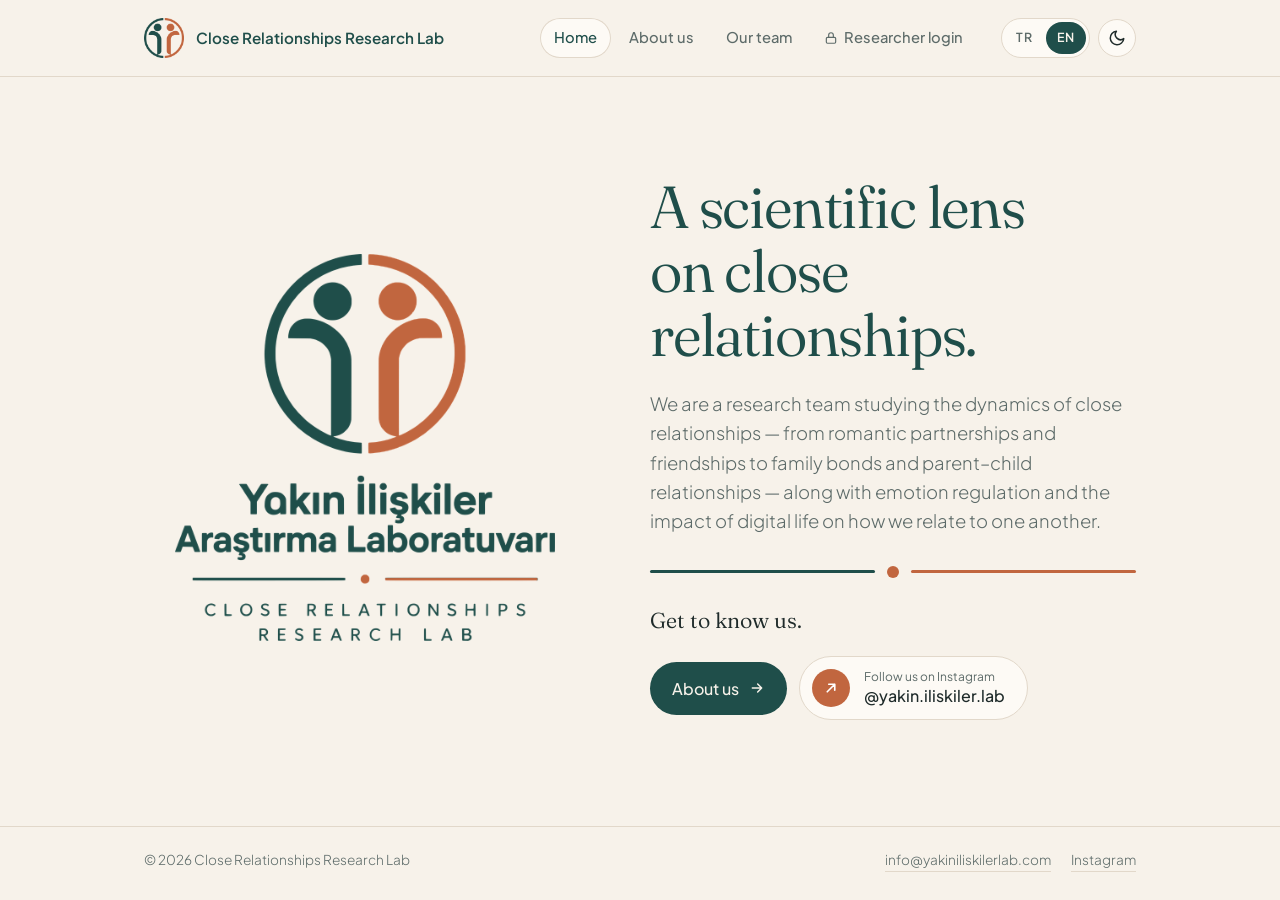
<file: index.html>
<!doctype html>
<html lang="tr"
  data-title-tr="Yakın İlişkiler Araştırma Laboratuvarı"
  data-title-en="Close Relationships Research Lab"
  data-desc-tr="Yakın İlişkiler Araştırma Laboratuvarı — romantik, arkadaşlık ve aile ilişkileri üzerine araştırmalar."
  data-desc-en="Close Relationships Research Lab — research on romantic, friendship and family relationships.">
<head>
<meta charset="utf-8">
<meta name="viewport" content="width=device-width, initial-scale=1">
<title>Yakın İlişkiler Araştırma Laboratuvarı</title>
<meta name="description" content="Yakın İlişkiler Araştırma Laboratuvarı — romantik, arkadaşlık ve aile ilişkileri üzerine araştırmalar.">
<meta name="theme-color" content="#f7f2ea">
<meta property="og:title" content="Yakın İlişkiler Araştırma Laboratuvarı · Close Relationships Research Lab">
<meta property="og:description" content="Yakın ilişkilere bilimsel bir bakış · A scientific lens on close relationships">
<meta property="og:type" content="website">
<meta property="og:url" content="https://yakiniliskilerlab.com/">
<meta property="og:image" content="https://yakiniliskilerlab.com/logo-light.png">
<link rel="canonical" href="https://yakiniliskilerlab.com/">

<!-- Ziyaret sayacı: Cloudflare Web Analytics (çerezsiz) -->
<script type="module" src="https://static.cloudflareinsights.com/beacon.min.js" data-cf-beacon='{"token": "48c4dcce47294892a5597a2c69c73c7a"}'></script>
<link rel="icon" type="image/png" href="favicon.png">
<link rel="apple-touch-icon" href="apple-touch-icon.png">

<!-- Dil ve tema, sayfa çizilmeden önce belirlenir (yanıp sönmeyi önler) -->
<script>
(function () {
  var d = document.documentElement, l, t;
  try { l = localStorage.getItem("lang"); t = localStorage.getItem("theme"); } catch (e) {}
  var q = new URLSearchParams(location.search).get("lang");
  if (q === "tr" || q === "en") l = q;
  if (l !== "tr" && l !== "en") l = /^tr/i.test(navigator.language || "tr") ? "tr" : "en";
  d.lang = l;
  if (t === "light" || t === "dark") d.setAttribute("data-theme", t);
})();
</script>

<link rel="preconnect" href="https://fonts.googleapis.com">
<link rel="preconnect" href="https://fonts.gstatic.com" crossorigin>
<link href="https://fonts.googleapis.com/css2?family=Fraunces:ital,opsz,wght@0,9..144,300..600;1,9..144,300..600&family=Plus+Jakarta+Sans:wght@300;400;500;600&display=swap" rel="stylesheet">
<link rel="stylesheet" href="site.css?v=2026-10-22">
<script src="site.js?v=2026-10-22" defer></script>
</head>
<body>

<header class="site-header">
  <div class="wrap">
    <a class="brand" href="./">
      <img class="logo-light" src="mark-light.png" alt="" width="40" height="40">
      <img class="logo-dark" src="mark-dark.png" alt="" width="40" height="40">
      <span class="brand-text">
        <span data-l="tr">Yakın İlişkiler Araştırma Laboratuvarı</span>
        <span data-l="en">Close Relationships Research Lab</span>
      </span>
    </a>

    <nav class="site-nav" aria-label="Menü">
      <a href="./" aria-current="page"><span data-l="tr">Ana Sayfa</span><span data-l="en">Home</span></a>
      <a href="hakkimizda"><span data-l="tr">Hakkımızda</span><span data-l="en">About us</span></a>
      <a href="ekibimiz"><span data-l="tr">Ekibimiz</span><span data-l="en">Our team</span></a>
      <a href="fikir-havuzu"><svg viewBox="0 0 24 24" width="14" height="14" fill="none" stroke="currentColor" stroke-width="2" stroke-linecap="round" stroke-linejoin="round" aria-hidden="true" style="vertical-align:-2px;margin-right:6px"><rect x="4" y="11" width="16" height="10" rx="2"/><path d="M8 11V7a4 4 0 0 1 8 0v4"/></svg><span data-l="tr">Araştırmacı Girişi</span><span data-l="en">Researcher login</span></a>
    </nav>

    <div class="controls">
      <div class="lang-switch" role="group" aria-label="Dil / Language">
        <button type="button" data-set-lang="tr" aria-pressed="true">TR</button>
        <button type="button" data-set-lang="en" aria-pressed="false">EN</button>
      </div>
      <button type="button" class="icon-btn" id="theme-toggle"
        aria-label="Koyu / açık tema" data-aria-tr="Koyu / açık tema" data-aria-en="Toggle dark / light theme">
        <svg class="icon-moon" viewBox="0 0 24 24" fill="none" stroke="currentColor" stroke-width="2" stroke-linecap="round" stroke-linejoin="round" aria-hidden="true"><path d="M21 12.8A9 9 0 1 1 11.2 3a7 7 0 0 0 9.8 9.8z"/></svg>
        <svg class="icon-sun" viewBox="0 0 24 24" fill="none" stroke="currentColor" stroke-width="2" stroke-linecap="round" aria-hidden="true"><circle cx="12" cy="12" r="4"/><path d="M12 2v2M12 20v2M4.9 4.9l1.4 1.4M17.7 17.7l1.4 1.4M2 12h2M20 12h2M4.9 19.1l1.4-1.4M17.7 6.3l1.4-1.4"/></svg>
      </button>
    </div>
  </div>
</header>

<main class="hero">
  <div class="wrap">
    <div class="hero-logo">
      <img class="logo-light" src="logo-light.png" width="900" height="918"
        alt="Yakın İlişkiler Araştırma Laboratuvarı · Close Relationships Research Lab">
      <img class="logo-dark" src="logo-dark.png" width="900" height="918"
        alt="Yakın İlişkiler Araştırma Laboratuvarı · Close Relationships Research Lab">
    </div>

    <div>
      <h1>
        <span data-l="tr">Yakın ilişkilere<br><em>bilimsel</em> bir bakış.</span>
        <span data-l="en">A <em>scientific</em> lens<br>on close relationships.</span>
      </h1>

      <p class="lead">
        <span data-l="tr">Romantik ilişkilerden arkadaşlıklara, aile ilişkilerinden ebeveyn–çocuk bağına kadar yakın ilişkilerin dinamiklerini; duygu düzenlemeyi ve dijital yaşamın ilişkilerimize etkisini inceleyen bir araştırma ekibiyiz.</span>
        <span data-l="en">We are a research team studying the dynamics of close relationships — from romantic partnerships and friendships to family bonds and parent–child relationships — along with emotion regulation and the impact of digital life on how we relate to one another.</span>
      </p>

      <div class="divider" aria-hidden="true"><span></span></div>

      <p class="soon">
        <span data-l="tr">Bizi daha yakından tanıyın.</span>
        <span data-l="en">Get to know us.</span>
      </p>

      <div class="cta-row">
      <a class="btn" href="hakkimizda">
        <span data-l="tr">Hakkımızda</span><span data-l="en">About us</span>
        <svg viewBox="0 0 24 24" fill="none" stroke="currentColor" stroke-width="2.2" stroke-linecap="round" stroke-linejoin="round" aria-hidden="true"><path d="M5 12h14M13 6l6 6-6 6"/></svg>
      </a>
      <a class="ig" href="https://www.instagram.com/yakin.iliskiler.lab/" target="_blank" rel="noopener">
        <span class="dot">
          <svg viewBox="0 0 24 24" fill="none" stroke="currentColor" stroke-width="2.2" stroke-linecap="round" stroke-linejoin="round" aria-hidden="true"><path d="M7 17 17 7M9 7h8v8"/></svg>
        </span>
        <span>
          <small data-l="tr">Bizi Instagram'da takip edin</small>
          <small data-l="en">Follow us on Instagram</small>
          @yakin.iliskiler.lab
        </span>
      </a>
      </div>
    </div>
  </div>
</main>

<footer class="site-footer">
  <div class="wrap">
    <span>© <span data-year>2026</span>
      <span data-l="tr">Yakın İlişkiler Araştırma Laboratuvarı</span>
      <span data-l="en">Close Relationships Research Lab</span>
    </span>
    <span class="footer-links">
      <a href="mailto:info@yakiniliskilerlab.com">info@yakiniliskilerlab.com</a>
      <a href="https://www.instagram.com/yakin.iliskiler.lab/" target="_blank" rel="noopener">Instagram</a>
    </span>
  </div>
</footer>

</body>
</html>
</file>
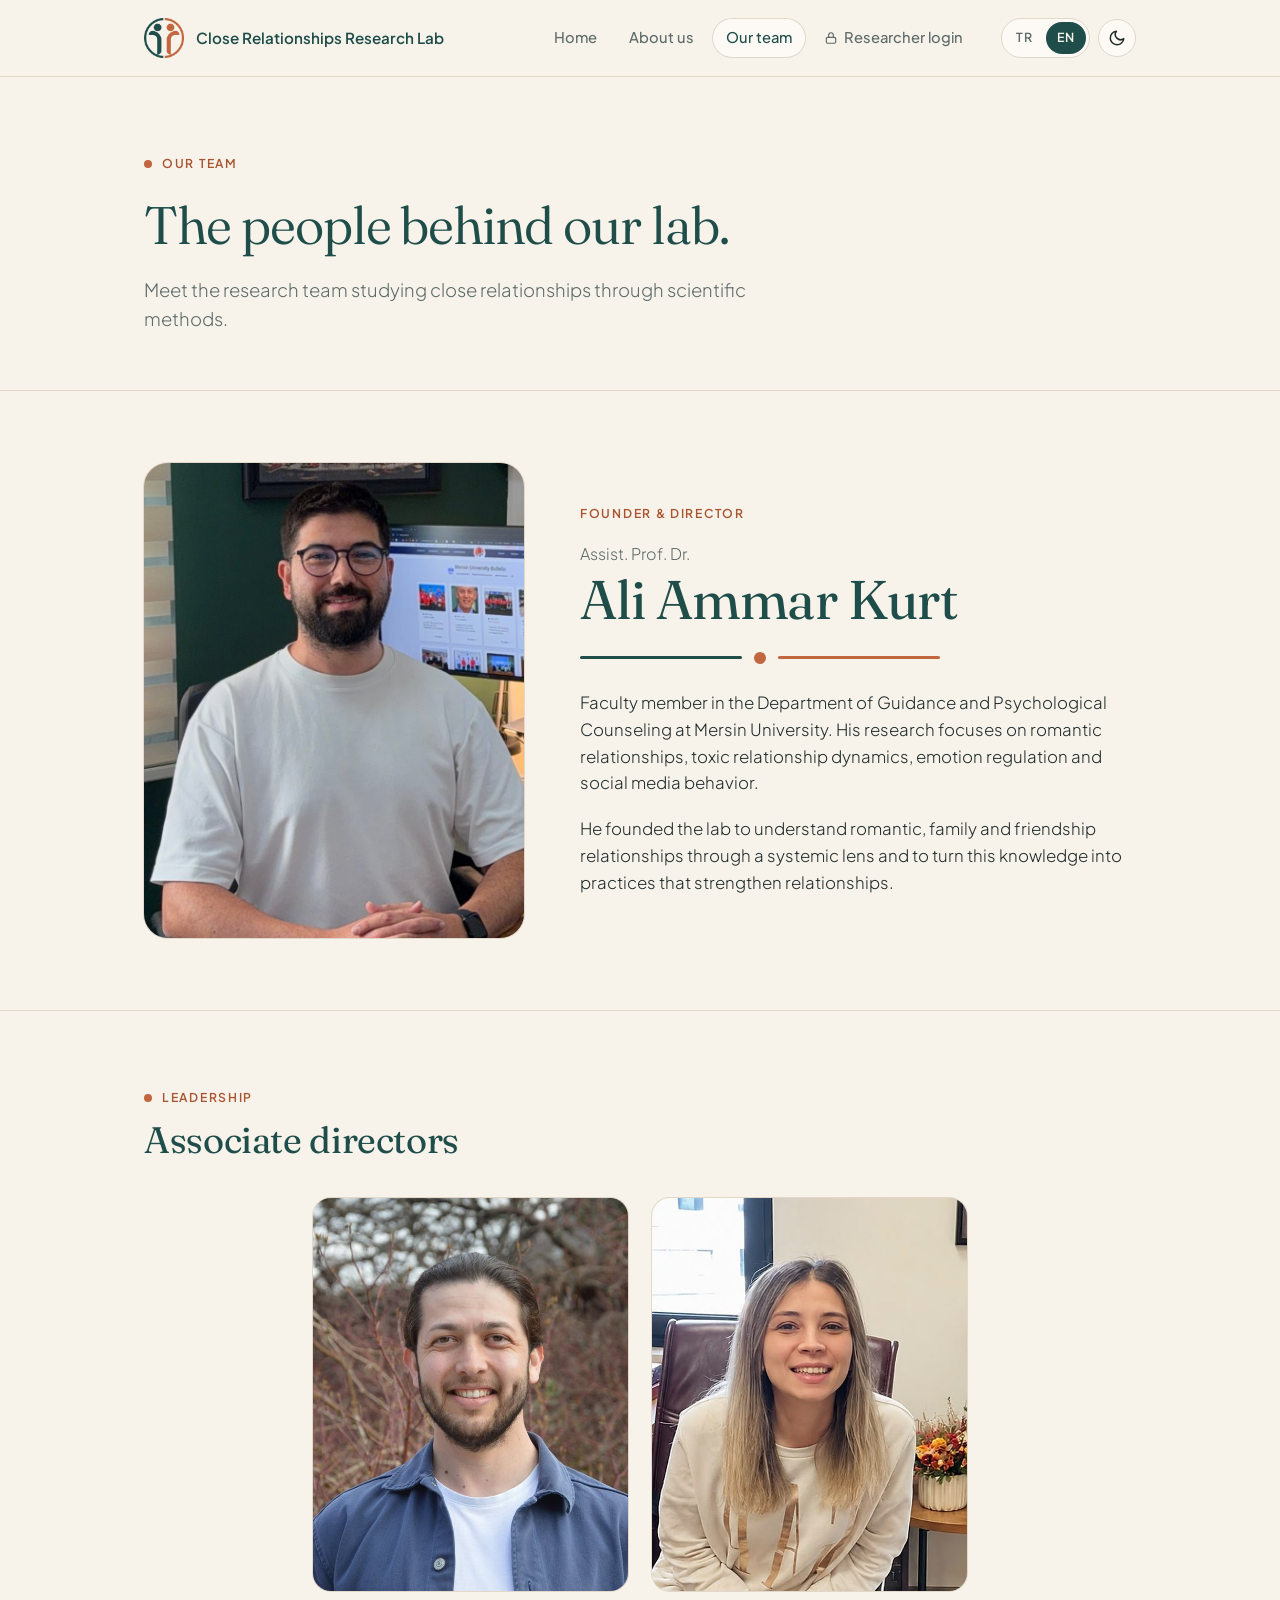
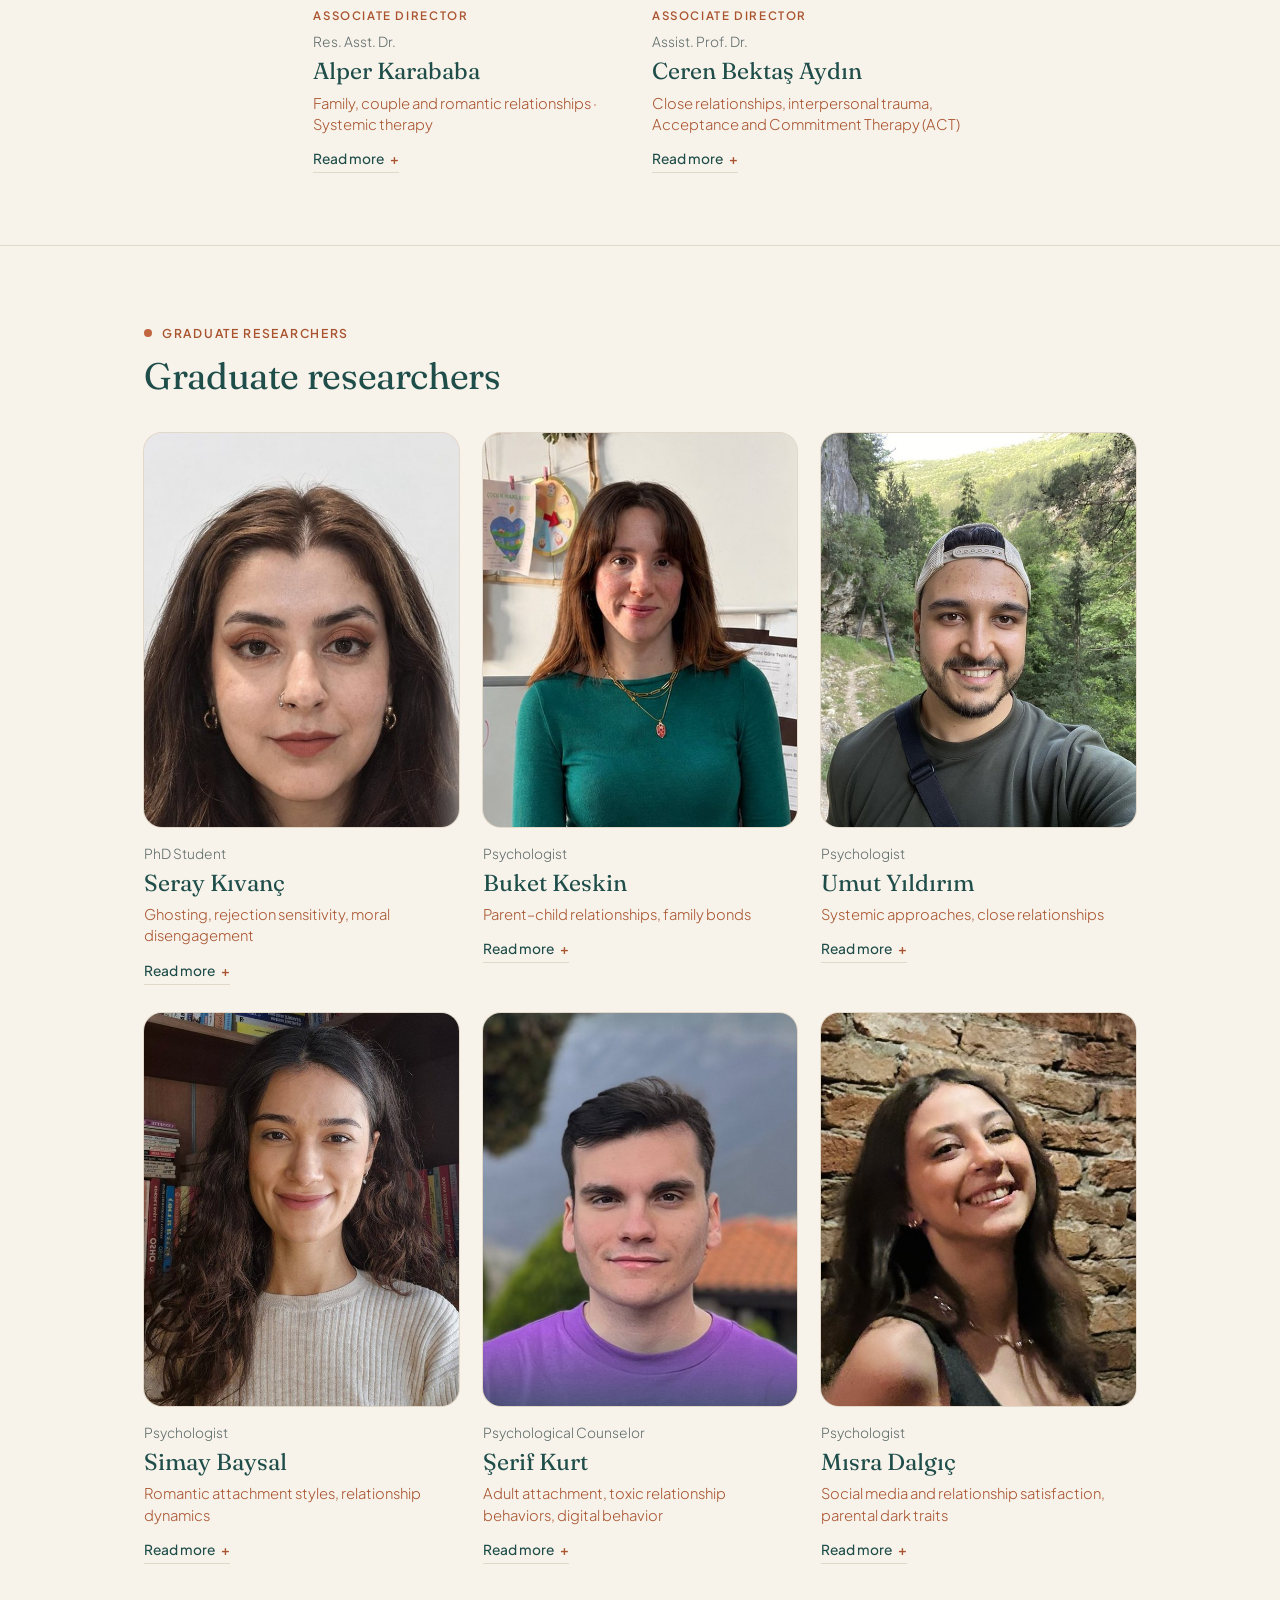
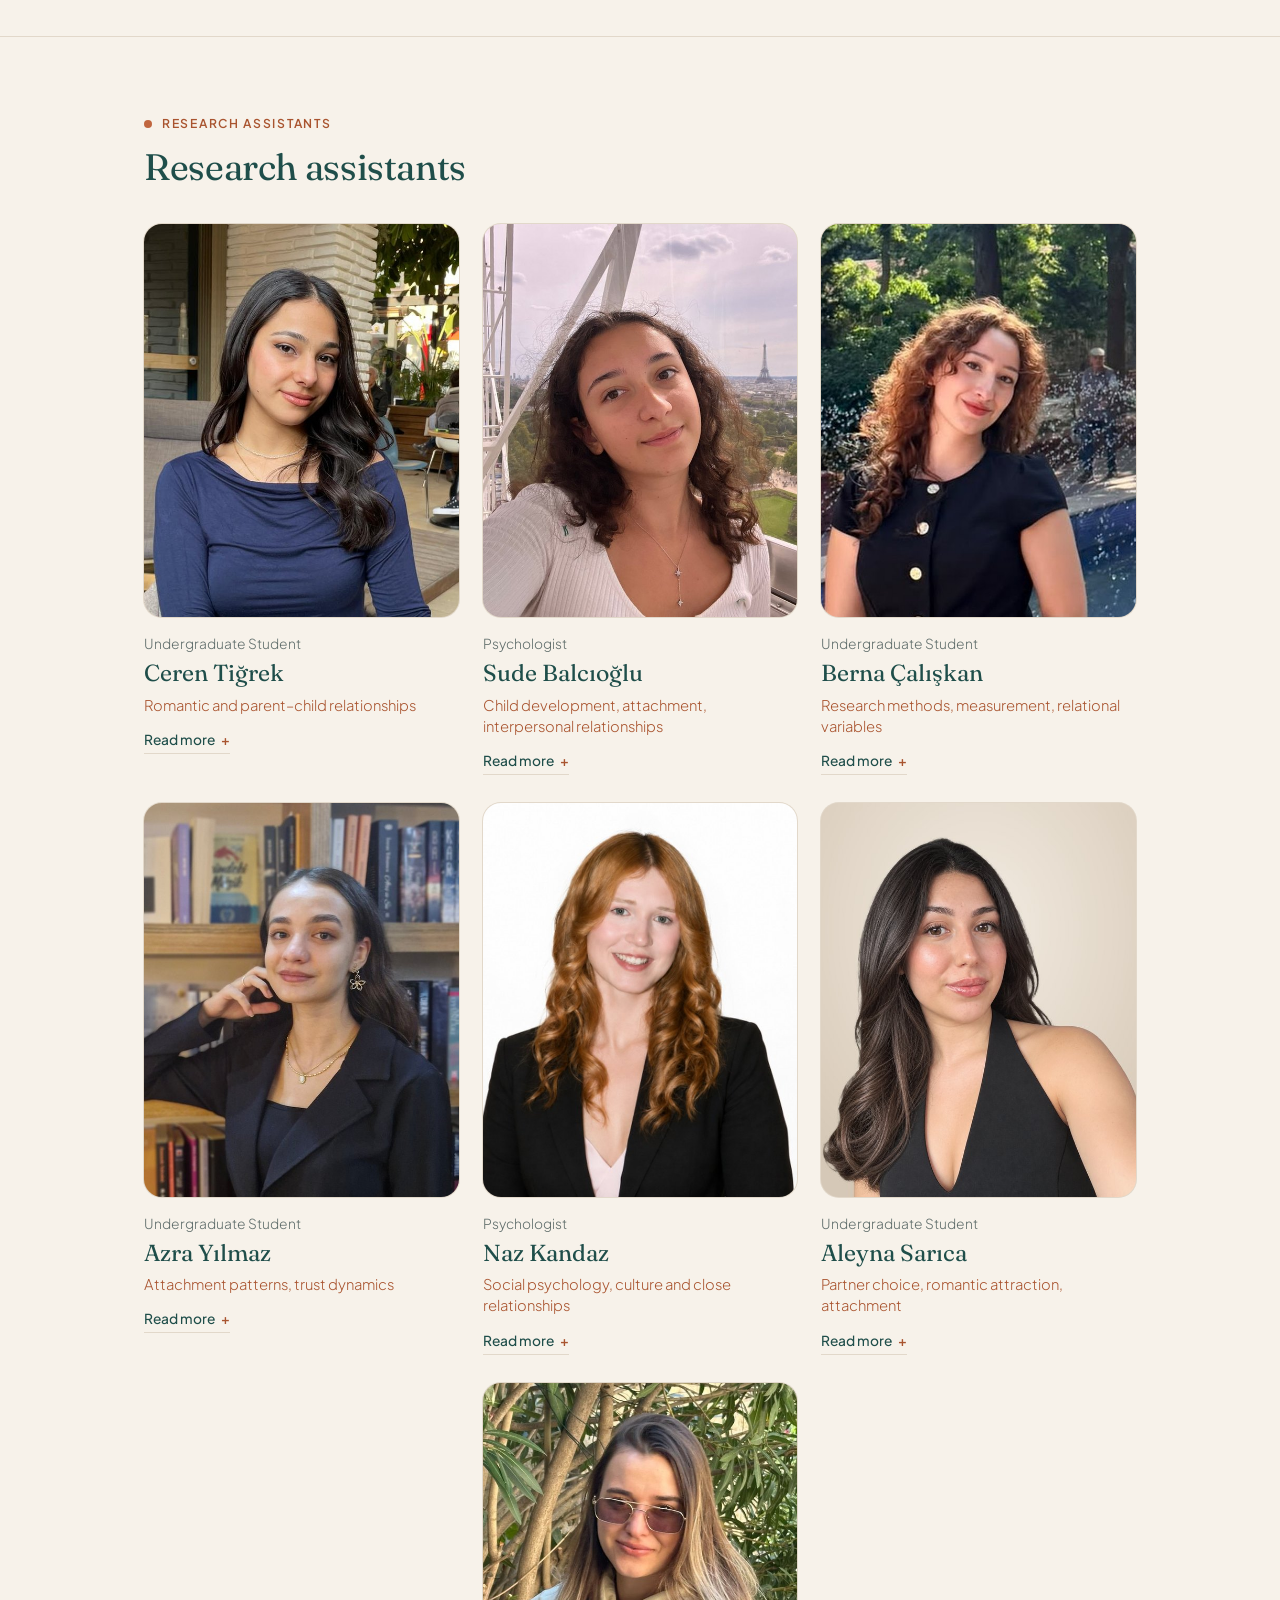
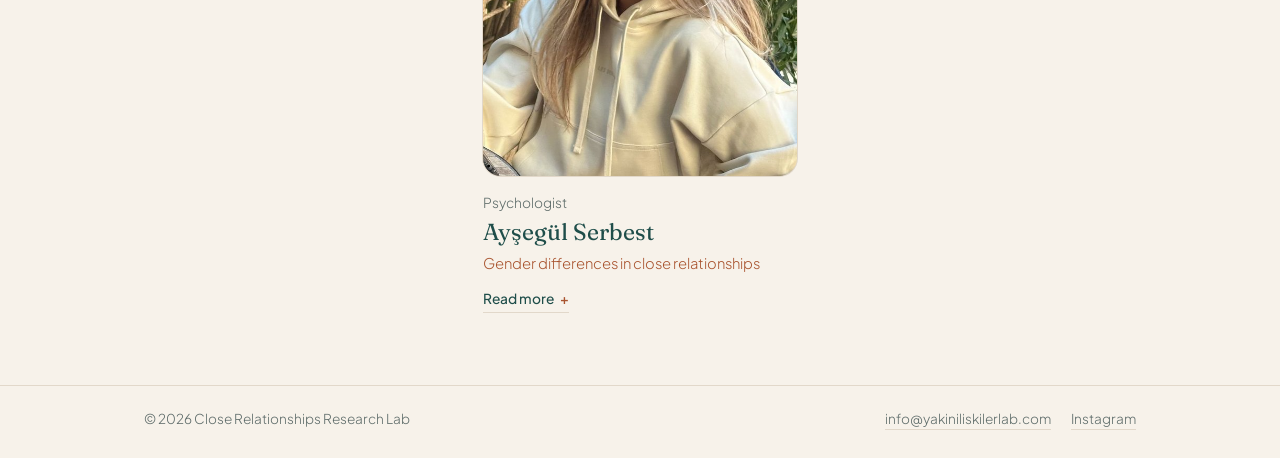
<file: ekibimiz.html>
<!doctype html>
<html lang="tr"
  data-title-tr="Ekibimiz · Yakın İlişkiler Araştırma Laboratuvarı"
  data-title-en="Our team · Close Relationships Research Lab"
  data-desc-tr="Yakın İlişkiler Araştırma Laboratuvarı ekibi: kurucu ve laboratuvar direktörü Dr. Öğr. Üyesi Ali Ammar Kurt ve araştırma ekibimiz."
  data-desc-en="The team of the Close Relationships Research Lab: founder and director Assist. Prof. Dr. Ali Ammar Kurt and our research team.">
<head>
<meta charset="utf-8">
<meta name="viewport" content="width=device-width, initial-scale=1">
<title>Ekibimiz · Yakın İlişkiler Araştırma Laboratuvarı</title>
<meta name="description" content="Yakın İlişkiler Araştırma Laboratuvarı ekibi: kurucu ve laboratuvar direktörü Dr. Öğr. Üyesi Ali Ammar Kurt ve araştırma ekibimiz.">
<meta name="theme-color" content="#f7f2ea">
<meta property="og:title" content="Ekibimiz · Our team — Yakın İlişkiler Araştırma Laboratuvarı">
<meta property="og:description" content="Yakın ilişkilere bilimsel bir bakış · A scientific lens on close relationships">
<meta property="og:type" content="website">
<meta property="og:url" content="https://yakiniliskilerlab.com/ekibimiz">
<meta property="og:image" content="https://yakiniliskilerlab.com/logo-light.png">
<link rel="canonical" href="https://yakiniliskilerlab.com/ekibimiz">

<!-- Ziyaret sayacı: Cloudflare Web Analytics (çerezsiz) -->
<script type="module" src="https://static.cloudflareinsights.com/beacon.min.js" data-cf-beacon='{"token": "48c4dcce47294892a5597a2c69c73c7a"}'></script>
<link rel="icon" type="image/png" href="favicon.png">
<link rel="apple-touch-icon" href="apple-touch-icon.png">

<!-- Dil ve tema, sayfa çizilmeden önce belirlenir (yanıp sönmeyi önler) -->
<script>
(function () {
  var d = document.documentElement, l, t;
  try { l = localStorage.getItem("lang"); t = localStorage.getItem("theme"); } catch (e) {}
  var q = new URLSearchParams(location.search).get("lang");
  if (q === "tr" || q === "en") l = q;
  if (l !== "tr" && l !== "en") l = /^tr/i.test(navigator.language || "tr") ? "tr" : "en";
  d.lang = l;
  if (t === "light" || t === "dark") d.setAttribute("data-theme", t);
})();
</script>

<link rel="preconnect" href="https://fonts.googleapis.com">
<link rel="preconnect" href="https://fonts.gstatic.com" crossorigin>
<link href="https://fonts.googleapis.com/css2?family=Fraunces:ital,opsz,wght@0,9..144,300..600;1,9..144,300..600&family=Plus+Jakarta+Sans:wght@300;400;500;600&display=swap" rel="stylesheet">
<link rel="stylesheet" href="site.css?v=2026-10-22">
<script src="site.js?v=2026-10-22" defer></script>
</head>
<body>


<header class="site-header">
  <div class="wrap">
    <a class="brand" href="./">
      <img class="logo-light" src="mark-light.png" alt="" width="40" height="40">
      <img class="logo-dark" src="mark-dark.png" alt="" width="40" height="40">
      <span class="brand-text">
        <span data-l="tr">Yakın İlişkiler Araştırma Laboratuvarı</span>
        <span data-l="en">Close Relationships Research Lab</span>
      </span>
    </a>

    <nav class="site-nav" aria-label="Menü">
      <a href="./"><span data-l="tr">Ana Sayfa</span><span data-l="en">Home</span></a>
      <a href="hakkimizda"><span data-l="tr">Hakkımızda</span><span data-l="en">About us</span></a>
      <a href="ekibimiz" aria-current="page"><span data-l="tr">Ekibimiz</span><span data-l="en">Our team</span></a>
      <a href="fikir-havuzu"><svg viewBox="0 0 24 24" width="14" height="14" fill="none" stroke="currentColor" stroke-width="2" stroke-linecap="round" stroke-linejoin="round" aria-hidden="true" style="vertical-align:-2px;margin-right:6px"><rect x="4" y="11" width="16" height="10" rx="2"/><path d="M8 11V7a4 4 0 0 1 8 0v4"/></svg><span data-l="tr">Araştırmacı Girişi</span><span data-l="en">Researcher login</span></a>
    </nav>

    <div class="controls">
      <div class="lang-switch" role="group" aria-label="Dil / Language">
        <button type="button" data-set-lang="tr" aria-pressed="true">TR</button>
        <button type="button" data-set-lang="en" aria-pressed="false">EN</button>
      </div>
      <button type="button" class="icon-btn" id="theme-toggle"
        aria-label="Koyu / açık tema" data-aria-tr="Koyu / açık tema" data-aria-en="Toggle dark / light theme">
        <svg class="icon-moon" viewBox="0 0 24 24" fill="none" stroke="currentColor" stroke-width="2" stroke-linecap="round" stroke-linejoin="round" aria-hidden="true"><path d="M21 12.8A9 9 0 1 1 11.2 3a7 7 0 0 0 9.8 9.8z"/></svg>
        <svg class="icon-sun" viewBox="0 0 24 24" fill="none" stroke="currentColor" stroke-width="2" stroke-linecap="round" aria-hidden="true"><circle cx="12" cy="12" r="4"/><path d="M12 2v2M12 20v2M4.9 4.9l1.4 1.4M17.7 17.7l1.4 1.4M2 12h2M20 12h2M4.9 19.1l1.4-1.4M17.7 6.3l1.4-1.4"/></svg>
      </button>
    </div>
  </div>
</header>

<main class="page">

  <section class="page-hero">
    <div class="wrap">
      <p class="eyebrow"><span data-l="tr">Ekibimiz</span><span data-l="en">Our team</span></p>
      <h1><span data-l="tr">Laboratuvarımızın <em>arkasındaki</em> insanlar.</span><span data-l="en">The <em>people</em> behind our lab.</span></h1>
      <p class="lead"><span data-l="tr">Yakın ilişkileri bilimsel yöntemlerle inceleyen araştırma ekibimizi tanıyın.</span><span data-l="en">Meet the research team studying close relationships through scientific methods.</span></p>
    </div>
  </section>

  <section class="section">
    <div class="wrap">
      <article class="person">
        <div class="person-photo">
          <img src="ali-ammar-kurt.jpg" width="800" height="1000" alt="Dr. Öğr. Üyesi Ali Ammar Kurt" loading="eager">
        </div>
        <div class="person-body">
          <p class="person-role"><span data-l="tr">Kurucu ve Laboratuvar Direktörü</span><span data-l="en">Founder &amp; Director</span></p>
          <p class="person-title"><span data-l="tr">Dr. Öğr. Üyesi</span><span data-l="en">Assist. Prof. Dr.</span></p>
          <h2 class="person-name">Ali Ammar Kurt</h2>
          <div class="divider" aria-hidden="true"><span></span></div>
          <div class="prose">
            <p><span data-l="tr">Mersin Üniversitesi Rehberlik ve Psikolojik Danışmanlık Anabilim Dalı’nda öğretim üyesi. Romantik ilişkiler, toksik ilişki dinamikleri, duygu düzenleme ve sosyal medya davranışları üzerine çalışıyor.</span><span data-l="en">Faculty member in the Department of Guidance and Psychological Counseling at Mersin University. His research focuses on romantic relationships, toxic relationship dynamics, emotion regulation and social media behavior.</span></p>
            <p><span data-l="tr">Laboratuvarı; romantik, aile ve arkadaşlık ilişkilerini sistemik bir bakışla anlamak ve bu bilgiyi ilişkileri güçlendiren uygulamalara dönüştürmek amacıyla kurdu.</span><span data-l="en">He founded the lab to understand romantic, family and friendship relationships through a systemic lens and to turn this knowledge into practices that strengthen relationships.</span></p>
          </div>
        </div>
      </article>
    </div>
  </section>

  <section class="section">
    <div class="wrap">
      <div class="section-head">
        <p class="eyebrow"><span data-l="tr">Yönetim</span><span data-l="en">Leadership</span></p>
        <h2><span data-l="tr">Direktör <em>yardımcıları</em></span><span data-l="en">Associate <em>directors</em></span></h2>
      </div>
      <div class="members">
        <article class="member">
          <img src="ekip/alper.jpg" width="600" height="750" alt="Alper Karababa" loading="lazy">
          <p class="member-role"><span data-l="tr">Direktör Yardımcısı</span><span data-l="en">Associate Director</span></p>
          <p class="member-title"><span data-l="tr">Dr. Arş. Gör.</span><span data-l="en">Res. Asst. Dr.</span></p>
          <h3 class="member-name">Alper Karababa</h3>
          <p class="member-focus"><span data-l="tr">Aile, çift ve romantik ilişkiler · Sistemik terapi</span><span data-l="en">Family, couple and romantic relationships · Systemic therapy</span></p>
          <details>
            <summary><span data-l="tr">Devamını oku</span><span data-l="en">Read more</span></summary>
            <p><span data-l="tr">Muğla Sıtkı Koçman Üniversitesi Rehberlik ve Psikolojik Danışmanlık Anabilim Dalı’nda araştırma görevlisi; aynı zamanda sistemik terapist. Doktora tezinde güç paylaşımı ve benliğin ayrımlaşması ile ana-baba davranışları ve çocuğun uyumu arasındaki ilişkilerde ortak ebeveynliğin rolünü aktör-partner karşılıklı bağımlılık aracılık modeliyle inceledi. Aile ilişkileri, çift ilişkileri ve romantik ilişkiler başlıca çalışma alanları arasında yer alıyor. Laboratuvarda direktör yardımcısı olarak sistemik bakışını ve terapötik deneyimini ekibin çalışmalarına taşıyor.</span><span data-l="en">Research assistant in the Department of Guidance and Psychological Counseling at Muğla Sıtkı Koçman University and a systemic therapist. In his doctoral dissertation, he used the actor–partner interdependence mediation model to examine the role of coparenting in the links between power sharing and differentiation of self, parenting behaviors and children’s adjustment. His main areas of work are family, couple and romantic relationships. As associate director, he brings his systemic perspective and therapeutic experience to the team’s work.</span></p>
          </details>
        </article>
        <article class="member">
          <img src="ekip/ceren-bektas-aydin.jpg" width="600" height="750" alt="Ceren Bektaş Aydın" loading="lazy">
          <p class="member-role"><span data-l="tr">Direktör Yardımcısı</span><span data-l="en">Associate Director</span></p>
          <p class="member-title"><span data-l="tr">Dr. Öğr. Üyesi</span><span data-l="en">Assist. Prof. Dr.</span></p>
          <h3 class="member-name">Ceren Bektaş Aydın</h3>
          <p class="member-focus"><span data-l="tr">Yakın ilişkiler, kişilerarası travma, Kabul ve Kararlılık Terapisi (ACT)</span><span data-l="en">Close relationships, interpersonal trauma, Acceptance and Commitment Therapy (ACT)</span></p>
          <details>
            <summary><span data-l="tr">Devamını oku</span><span data-l="en">Read more</span></summary>
            <p><span data-l="tr">Lisans eğitimini Hacettepe Üniversitesi Psikolojik Danışma ve Rehberlik Anabilim Dalı’nda, yüksek lisans eğitimini ise Orta Doğu Teknik Üniversitesi Psikolojik Danışma ve Rehberlik Programı’nda <em>The Relation of Family Boundary Violation to Subjective Well-Being and Trait Anxiety among Adolescents</em> başlıklı teziyle tamamladı. Doktora derecesini Yıldız Teknik Üniversitesi’nden <em>Kabul ve Kararlılık Terapisi Temelli Psikolojik Esneklik Grup Müdahale Programının Yakın Partner Şiddetine Uğramış Kadın Üniversite Öğrencilerinin Psikolojik Esnekliği, Öz Şefkati ve Travma Sonrası Stres Belirtileri Üzerindeki Etkisi: Bir Karma Yöntem Araştırması</em> başlıklı teziyle aldı. Yıldız Teknik Üniversitesi Eğitim Fakültesi Psikolojik Danışma ve Rehberlik Anabilim Dalı’nda Dr. Öğretim Üyesi olarak görev yapıyor.</span><span data-l="en">She completed her undergraduate studies in the Department of Psychological Counseling and Guidance at Hacettepe University and her master’s degree in the Psychological Counseling and Guidance Program at Middle East Technical University with the thesis <em>The Relation of Family Boundary Violation to Subjective Well-Being and Trait Anxiety among Adolescents</em>. She received her PhD from Yıldız Technical University with a mixed-methods dissertation on the effect of an Acceptance and Commitment Therapy–based psychological flexibility group intervention program on the psychological flexibility, self-compassion and post-traumatic stress symptoms of female university students exposed to intimate partner violence. She is an Assistant Professor in the Department of Psychological Counseling and Guidance, Faculty of Education, Yıldız Technical University.</span></p>
            <p><span data-l="tr">Araştırmaları ağırlıklı olarak yakın ilişkiler, kişilerarası travmalar ile Kabul ve Kararlılık Terapisi (ACT) üzerinde yoğunlaşıyor. Bunun yanı sıra psikolojik esneklik, öz şefkat, psikolojik sağlamlık, psikolojik iyi oluş ve psikolojik danışma süreçleri üzerine çalışmalar yürütüyor. Özellikle travmatik yaşantıların psikolojik etkileri ile kanıta dayalı psikolojik müdahalelerin geliştirilmesi ve etkililiğinin değerlendirilmesi araştırma ilgi alanları arasında yer alıyor.</span><span data-l="en">Her research focuses primarily on close relationships, interpersonal trauma and Acceptance and Commitment Therapy (ACT). She also studies psychological flexibility, self-compassion, resilience, psychological well-being and counseling processes. Her interests include, in particular, the psychological effects of traumatic experiences and the development and evaluation of evidence-based psychological interventions.</span></p>
          </details>
        </article>
      </div>
    </div>
  </section>
  <section class="section">
    <div class="wrap">
      <div class="section-head">
        <p class="eyebrow"><span data-l="tr">Lisansüstü araştırmacılar</span><span data-l="en">Graduate researchers</span></p>
        <h2><span data-l="tr">Lisansüstü <em>araştırmacılar</em></span><span data-l="en">Graduate <em>researchers</em></span></h2>
      </div>
      <div class="members">
        <article class="member">
          <img src="ekip/seray.jpg" width="600" height="750" alt="Seray Kıvanç" loading="lazy">
          <p class="member-title"><span data-l="tr">Doktora Öğrencisi</span><span data-l="en">PhD Student</span></p>
          <h3 class="member-name">Seray Kıvanç</h3>
          <p class="member-focus"><span data-l="tr">Hayaletleme (ghosting), reddedilme duyarlılığı, ahlaki uzaklaşma</span><span data-l="en">Ghosting, rejection sensitivity, moral disengagement</span></p>
          <details>
            <summary><span data-l="tr">Devamını oku</span><span data-l="en">Read more</span></summary>
            <p><span data-l="tr">İstanbul Üniversitesi Psikoloji Bölümü mezunu; Mersin Üniversitesi Sosyal Psikoloji Anabilim Dalı’nda TÜBİTAK 2211 bursiyeri olarak doktora çalışmalarını sürdürüyor. Yakın ilişkilerde hayaletleme (ghosting), reddedilme duyarlılığı ve ahlaki uzaklaşma üzerine çalışıyor; bu alanlarda ölçek geliştirme ve uyarlama çalışmaları yürütüyor. 2026’da Erasmus+ kapsamında Milano-Bicocca Üniversitesi ConnectLab’de araştırma stajı yaptı. Laboratuvarda, hayaletlemeye verilen tepkilerin romantik ve arkadaşlık ilişkilerinde nasıl farklılaştığını inceleyen çok günlü deneysel bir çalışmayı hayata geçirmeyi hedefliyor.</span><span data-l="en">A graduate of the Department of Psychology at Istanbul University, she is pursuing her PhD in the Department of Social Psychology at Mersin University as a TÜBİTAK 2211 scholar. Her work focuses on ghosting, rejection sensitivity and moral disengagement in close relationships, including scale development and adaptation studies in these areas. In 2026 she completed a research internship at ConnectLab, University of Milano-Bicocca, through the Erasmus+ programme. In the lab, she aims to carry out a multi-day experimental study on how responses to ghosting differ across romantic relationships and friendships.</span></p>
          </details>
        </article>
        <article class="member">
          <img src="ekip/buket.jpg" width="600" height="750" alt="Buket Keskin" loading="lazy">
          <p class="member-title"><span data-l="tr">Psikolog</span><span data-l="en">Psychologist</span></p>
          <h3 class="member-name">Buket Keskin</h3>
          <p class="member-focus"><span data-l="tr">Ebeveyn–çocuk ilişkisi, aile içi bağlar</span><span data-l="en">Parent–child relationships, family bonds</span></p>
          <details>
            <summary><span data-l="tr">Devamını oku</span><span data-l="en">Read more</span></summary>
            <p><span data-l="tr">Mersin Üniversitesi Psikoloji Bölümü mezunu; 2026’dan bu yana Mersin Üniversitesi’nde Aile Eğitimi ve Danışmanlığı yüksek lisansını sürdürüyor. Laboratuvarda özellikle ebeveyn–çocuk ilişkisine odaklanıyor; aile içi bağların çocuğun gelişimi ve iyi oluşu üzerindeki rolünü anlamaya yönelik çalışmalar yapmayı hedefliyor.</span><span data-l="en">A graduate of the Department of Psychology at Mersin University, she has been pursuing a master’s degree in Family Education and Counseling at Mersin University since 2026. In the lab she focuses especially on the parent–child relationship and aims to study the role of family bonds in children’s development and well-being.</span></p>
          </details>
        </article>
        <article class="member">
          <img src="ekip/umut.jpg" width="600" height="750" alt="Umut Yıldırım" loading="lazy">
          <p class="member-title"><span data-l="tr">Psikolog</span><span data-l="en">Psychologist</span></p>
          <h3 class="member-name">Umut Yıldırım</h3>
          <p class="member-focus"><span data-l="tr">Sistemik yaklaşım, yakın ilişkiler</span><span data-l="en">Systemic approaches, close relationships</span></p>
          <details>
            <summary><span data-l="tr">Devamını oku</span><span data-l="en">Read more</span></summary>
            <p><span data-l="tr">Dokuz Eylül Üniversitesi Psikoloji Bölümü mezunu; Mersin Üniversitesi’nde Aile Eğitimi ve Danışmanlığı alanında tezli yüksek lisansını sürdürüyor. Sistemik yaklaşımların yakın ilişkileri anlamada güçlü bir çerçeve sunduğuna inanıyor ve laboratuvarda bu bakışı araştırmalara taşımayı hedefliyor. Spor ve teknolojiyle de ilgileniyor.</span><span data-l="en">A graduate of the Department of Psychology at Dokuz Eylül University, he is pursuing a thesis-based master’s degree in Family Education and Counseling at Mersin University. He believes systemic approaches offer a powerful framework for understanding close relationships and aims to bring this perspective into the lab’s research. He is also interested in sports and technology.</span></p>
          </details>
        </article>
        <article class="member">
          <img src="ekip/simay.jpg" width="600" height="750" alt="Simay Baysal" loading="lazy">
          <p class="member-title"><span data-l="tr">Psikolog</span><span data-l="en">Psychologist</span></p>
          <h3 class="member-name">Simay Baysal</h3>
          <p class="member-focus"><span data-l="tr">Romantik bağlanma stilleri, ilişki dinamikleri</span><span data-l="en">Romantic attachment styles, relationship dynamics</span></p>
          <details>
            <summary><span data-l="tr">Devamını oku</span><span data-l="en">Read more</span></summary>
            <p><span data-l="tr">Yeditepe Üniversitesi Psikoloji Bölümü’nün ardından Roma Sapienza Üniversitesi’nde Klinik Psikoseksoloji yüksek lisansını tamamladı; tezinde bağlanma stillerinin cinsel isteğe etkisini inceledi. Laboratuvarda romantik bağlanma stillerinin ilişki dinamiklerindeki rolüne odaklanan araştırmalar yürütmeyi hedefliyor.</span><span data-l="en">After graduating from the Department of Psychology at Yeditepe University, she completed a master’s degree in Clinical Psychosexology at Sapienza University of Rome, where her thesis examined the effect of attachment styles on sexual desire. In the lab, she aims to conduct research on the role of romantic attachment styles in relationship dynamics.</span></p>
          </details>
        </article>
        <article class="member">
          <img src="ekip/serif.jpg" width="600" height="750" alt="Şerif Kurt" loading="lazy">
          <p class="member-title"><span data-l="tr">Psikolojik Danışman</span><span data-l="en">Psychological Counselor</span></p>
          <h3 class="member-name">Şerif Kurt</h3>
          <p class="member-focus"><span data-l="tr">Yetişkin bağlanması, toksik ilişki davranışları, dijital davranışlar</span><span data-l="en">Adult attachment, toxic relationship behaviors, digital behavior</span></p>
          <details>
            <summary><span data-l="tr">Devamını oku</span><span data-l="en">Read more</span></summary>
            <p><span data-l="tr">Mersin Üniversitesi Psikolojik Danışmanlık ve Rehberlik Bölümü mezunu; Bahçeşehir Üniversitesi’nde aynı alanda yüksek lisans öğrenimini sürdürüyor. Yetişkin bağlanma süreçlerine odaklanıyor ve bu alanda bir Türkçe uyarlama çalışması yürütüyor; ayrıca çoklu ekran bağımlılığı ve “doomscrolling” gibi dijital davranışların genç yetişkinlerin özgüvenine etkilerini inceleyen araştırmaları bulunuyor. Laboratuvarda toksik ilişki davranışları, partnerler arası ilişkisel bağımlılık ve ilişkide otantiklik dinamikleri üzerine derinleşmeyi hedefliyor.</span><span data-l="en">A graduate of the Department of Psychological Counseling and Guidance at Mersin University, he is pursuing a master’s degree in the same field at Bahçeşehir University. He focuses on adult attachment processes and is conducting a Turkish adaptation study in this area; he has also studied how digital behaviors such as multi-screen addiction and doomscrolling affect young adults’ self-esteem. In the lab, he aims to deepen his work on toxic relationship behaviors, relational dependency between partners and authenticity in relationships.</span></p>
          </details>
        </article>
        <article class="member">
          <img src="ekip/misra.jpg" width="600" height="750" alt="Mısra Dalgıç" loading="lazy">
          <p class="member-title"><span data-l="tr">Psikolog</span><span data-l="en">Psychologist</span></p>
          <h3 class="member-name">Mısra Dalgıç</h3>
          <p class="member-focus"><span data-l="tr">Sosyal medya ve ilişki doyumu, ebeveynlerin karanlık kişilik özellikleri</span><span data-l="en">Social media and relationship satisfaction, parental dark traits</span></p>
          <details>
            <summary><span data-l="tr">Devamını oku</span><span data-l="en">Read more</span></summary>
            <p><span data-l="tr">Özyeğin Üniversitesi Psikoloji Bölümü’nden 2024’te mezun oldu; bir yıl kurumsal sektörde çalıştıktan sonra Erasmus University Rotterdam’da Klinik Psikoloji yüksek lisansını 2026’da tamamladı. Sosyal medya kullanımının ilişki doyumu ve psikoza yatkınlıkla ilişkisi ile ebeveynlerin karanlık kişilik özelliklerinin (dark traits) çocuklara aktarımı ve bunun ebeveyn–çocuk ilişkisine yansımaları ilgi alanları arasında yer alıyor. Laboratuvarda bu konuları yakın ilişkiler perspektifinden ele alan araştırmalara katkı sunmayı hedefliyor.</span><span data-l="en">She graduated from the Department of Psychology at Özyeğin University in 2024 and, after a year in the corporate sector, completed a master’s degree in Clinical Psychology at Erasmus University Rotterdam in 2026. Her interests include how social media use relates to relationship satisfaction and psychosis proneness, and the transmission of parents’ dark personality traits to their children and its reflections on the parent–child relationship. In the lab she aims to contribute to research that approaches these topics from a close-relationships perspective.</span></p>
          </details>
        </article>
      </div>
    </div>
  </section>
  <section class="section">
    <div class="wrap">
      <div class="section-head">
        <p class="eyebrow"><span data-l="tr">Araştırma asistanları</span><span data-l="en">Research assistants</span></p>
        <h2><span data-l="tr">Araştırma <em>asistanları</em></span><span data-l="en">Research <em>assistants</em></span></h2>
      </div>
      <div class="members">
        <article class="member">
          <img src="ekip/ceren.jpg" width="600" height="750" alt="Ceren Tiğrek" loading="lazy">
          <p class="member-title"><span data-l="tr">Lisans Öğrencisi</span><span data-l="en">Undergraduate Student</span></p>
          <h3 class="member-name">Ceren Tiğrek</h3>
          <p class="member-focus"><span data-l="tr">Romantik ilişkiler, ebeveyn–çocuk ilişkileri</span><span data-l="en">Romantic and parent–child relationships</span></p>
          <details>
            <summary><span data-l="tr">Devamını oku</span><span data-l="en">Read more</span></summary>
            <p><span data-l="tr">Mersin Üniversitesi Psikolojik Danışmanlık ve Rehberlik Bölümü 3. sınıf öğrencisi. Laboratuvarda en çok romantik ilişkiler ile ebeveyn–çocuk ilişkilerine ilgi duyuyor. Araştırma sürecinin özellikle saha çalışmaları ve literatür taraması aşamalarında etkin rol almayı; kuramsal birikimi sahadan gelen verilerle buluşturarak yakın ilişkilere dair bilimsel bilgiye katkı sunmayı hedefliyor.</span><span data-l="en">A third-year student in the Department of Psychological Counseling and Guidance at Mersin University. In the lab she is most interested in romantic and parent–child relationships. She aims to take an active role especially in fieldwork and literature reviews, bringing theory together with field data to contribute to scientific knowledge on close relationships.</span></p>
          </details>
        </article>
        <article class="member">
          <img src="ekip/sude.jpg" width="600" height="750" alt="Sude Balcıoğlu" loading="lazy">
          <p class="member-title"><span data-l="tr">Psikolog</span><span data-l="en">Psychologist</span></p>
          <h3 class="member-name">Sude Balcıoğlu</h3>
          <p class="member-focus"><span data-l="tr">Çocuk gelişimi, bağlanma, kişilerarası ilişkiler</span><span data-l="en">Child development, attachment, interpersonal relationships</span></p>
          <details>
            <summary><span data-l="tr">Devamını oku</span><span data-l="en">Read more</span></summary>
            <p><span data-l="tr">Aix-Marseille Üniversitesi Psikoloji Bölümü mezunu. Çocuk gelişimi, bağlanma kuramı ve kişilerarası ilişkiler başlıca ilgi alanları arasında yer alıyor. Laboratuvarda araştırma sürecinin farklı aşamalarında, özellikle veri toplama sürecinde etkin rol alarak ekibin çalışmalarına katkı sunmayı hedefliyor.</span><span data-l="en">A graduate of the Department of Psychology at Aix-Marseille University. Her main interests include child development, attachment theory and interpersonal relationships. In the lab she aims to contribute to the team’s work at different stages of research, especially data collection.</span></p>
          </details>
        </article>
        <article class="member">
          <img src="ekip/berna.jpg" width="600" height="750" alt="Berna Çalışkan" loading="lazy">
          <p class="member-title"><span data-l="tr">Lisans Öğrencisi</span><span data-l="en">Undergraduate Student</span></p>
          <h3 class="member-name">Berna Çalışkan</h3>
          <p class="member-focus"><span data-l="tr">Araştırma yöntemleri, ölçme, ilişkisel değişkenler</span><span data-l="en">Research methods, measurement, relational variables</span></p>
          <details>
            <summary><span data-l="tr">Devamını oku</span><span data-l="en">Read more</span></summary>
            <p><span data-l="tr">İstanbul Ticaret Üniversitesi Psikoloji Bölümü 4. sınıf öğrencisi. Araştırma yöntemleri, istatistik, ölçme ve değerlendirme ile psikolojik testler alanlarında aldığı derslerle araştırmaya sağlam bir temel oluşturuyor. Yakın ilişkileri psikolojinin merkezî konularından biri olarak görüyor ve ilişkisel değişkenler arasındaki bağlantıları merak ediyor. Laboratuvarda nitelikli bir araştırmanın tüm aşamalarını deneyimleyerek bilimsel üretime katkı sunmayı hedefliyor.</span><span data-l="en">A fourth-year student in the Department of Psychology at Istanbul Commerce University. Her coursework in research methods, statistics, measurement and psychological testing gives her a solid foundation for research. She sees close relationships as one of psychology’s central topics and is curious about the links between relational variables. In the lab she aims to experience every stage of high-quality research and contribute to scientific output.</span></p>
          </details>
        </article>
        <article class="member">
          <img src="ekip/azra.jpg" width="600" height="750" alt="Azra Yılmaz" loading="lazy">
          <p class="member-title"><span data-l="tr">Lisans Öğrencisi</span><span data-l="en">Undergraduate Student</span></p>
          <h3 class="member-name">Azra Yılmaz</h3>
          <p class="member-focus"><span data-l="tr">Bağlanma örüntüleri, güven dinamikleri</span><span data-l="en">Attachment patterns, trust dynamics</span></p>
          <details>
            <summary><span data-l="tr">Devamını oku</span><span data-l="en">Read more</span></summary>
            <p><span data-l="tr">Mersin Üniversitesi Psikolojik Danışmanlık ve Rehberlik Bölümü öğrencisi. İnsanların birbirleriyle kurduğu bağları ve bu bağların ardındaki psikolojik mekanizmaları anlamaya derin bir merak duyuyor. Özellikle bağlanma örüntülerine; erken dönem ebeveyn–çocuk ilişkisinde şekillenen güven dinamiklerinin yetişkinlikte partner seçimine, arkadaşlık ilişkilerine ve çatışma çözme biçimlerine yansımasına ilgi duyuyor. Laboratuvarda veri toplama ve literatür taraması süreçlerinde etkin rol almayı hedefliyor.</span><span data-l="en">A student in the Department of Psychological Counseling and Guidance at Mersin University. She is deeply curious about the bonds people form and the psychological mechanisms behind them — especially attachment patterns, and how trust dynamics shaped in the early parent–child relationship are reflected in adult partner choice, friendships and conflict resolution. In the lab she aims to take an active role in data collection and literature reviews.</span></p>
          </details>
        </article>
        <article class="member">
          <img src="ekip/naz.jpg" width="600" height="750" alt="Naz Kandaz" loading="lazy">
          <p class="member-title"><span data-l="tr">Psikolog</span><span data-l="en">Psychologist</span></p>
          <h3 class="member-name">Naz Kandaz</h3>
          <p class="member-focus"><span data-l="tr">Sosyal psikoloji, kültür ve yakın ilişkiler</span><span data-l="en">Social psychology, culture and close relationships</span></p>
          <details>
            <summary><span data-l="tr">Devamını oku</span><span data-l="en">Read more</span></summary>
            <p><span data-l="tr">Yeditepe Üniversitesi İngilizce Psikoloji Bölümü mezunu. Sosyal psikoloji, kişilerarası ilişkiler ve bireysel deneyimlerin toplumsal ve kültürel bağlam içinde şekillenmesi akademik ilgi alanlarının merkezinde yer alıyor. Özellikle yakın ilişkilerin duygu, düşünce, davranış ve psikolojik iyi oluş üzerindeki etkilerine ve ilişkisel süreçlerin kültürel bağlamda nasıl farklılaştığına odaklanıyor. Laboratuvarda romantik ve diğer yakın ilişkilerin bilimsel yöntemlerle incelenmesine katkı sunmayı hedefliyor.</span><span data-l="en">A graduate of the English-medium Department of Psychology at Yeditepe University. Her interests center on social psychology, interpersonal relationships and how individual experience is shaped by social and cultural context — especially the effects of close relationships on emotion, cognition, behavior and well-being, and how relational processes differ across cultures. In the lab she aims to contribute to the scientific study of romantic and other close relationships.</span></p>
          </details>
        </article>
        <article class="member">
          <img src="ekip/aleyna.jpg" width="600" height="750" alt="Aleyna Sarıca" loading="lazy">
          <p class="member-title"><span data-l="tr">Lisans Öğrencisi</span><span data-l="en">Undergraduate Student</span></p>
          <h3 class="member-name">Aleyna Sarıca</h3>
          <p class="member-focus"><span data-l="tr">Partner seçimi, romantik çekim, bağlanma</span><span data-l="en">Partner choice, romantic attraction, attachment</span></p>
          <details>
            <summary><span data-l="tr">Devamını oku</span><span data-l="en">Read more</span></summary>
            <p><span data-l="tr">İstanbul Medipol Üniversitesi Psikoloji Bölümü 4. sınıf öğrencisi. Sosyal psikolojiye duyduğu ilgiden yola çıkarak insanların birbirleriyle nasıl bağ kurduğunu anlamak istiyor; partner seçimini, romantik çekimi ve bir ilişkinin bağlanmaya nasıl dönüştüğünü belirleyen psikolojik, sosyal ve biyolojik mekanizmalar ilgisini çekiyor. Laboratuvarda literatür taraması, araştırma sorusu oluşturma, veri toplama ve analiz süreçlerinde deneyim kazanmayı hedefliyor.</span><span data-l="en">A fourth-year student in the Department of Psychology at Istanbul Medipol University. Drawing on her interest in social psychology, she wants to understand how people form bonds with one another; she is especially drawn to the psychological, social and biological mechanisms behind partner choice, romantic attraction and how a relationship develops into attachment. In the lab she aims to gain experience in literature reviews, formulating research questions, data collection and analysis.</span></p>
          </details>
        </article>
        <article class="member">
          <img src="ekip/aysegul.jpg" width="600" height="750" alt="Ayşegül Serbest" loading="lazy">
          <p class="member-title"><span data-l="tr">Psikolog</span><span data-l="en">Psychologist</span></p>
          <h3 class="member-name">Ayşegül Serbest</h3>
          <p class="member-focus"><span data-l="tr">Yakın ilişkilerde kadın–erkek farklılıkları</span><span data-l="en">Gender differences in close relationships</span></p>
          <details>
            <summary><span data-l="tr">Devamını oku</span><span data-l="en">Read more</span></summary>
            <p><span data-l="tr">2020’de İzmir Katip Çelebi Üniversitesi Psikoloji Bölümü’nden mezun oldu. COVID-19 salgınının sporcular üzerindeki etkilerini ve çalışanlarda tükenmişliği inceleyen TÜBİTAK projelerinde yer aldı. Uzun süredir yürüttüğü ilişki danışmanlığı çalışmalarından hareketle yakın ilişkilerde kadın ve erkek arasındaki farklılıklara odaklanıyor. Laboratuvarda bu alanda araştırma sorusu belirleme, ölçek ve envanterlerle veri toplama ve hipotez sınama süreçlerinde deneyim kazanarak üretmeyi hedefliyor.</span><span data-l="en">She graduated from the Department of Psychology at İzmir Katip Çelebi University in 2020. She took part in TÜBİTAK projects examining the effects of the COVID-19 pandemic on athletes and burnout among employees. Drawing on her long-standing work in relationship counseling, she focuses on differences between women and men in close relationships. In the lab she aims to gain experience in formulating research questions, collecting data with scales and inventories, and testing hypotheses in this area.</span></p>
          </details>
        </article>
      </div>
    </div>
  </section>

</main>

<footer class="site-footer">
  <div class="wrap">
    <span>© <span data-year>2026</span>
      <span data-l="tr">Yakın İlişkiler Araştırma Laboratuvarı</span>
      <span data-l="en">Close Relationships Research Lab</span>
    </span>
    <span class="footer-links">
      <a href="mailto:info@yakiniliskilerlab.com">info@yakiniliskilerlab.com</a>
      <a href="https://www.instagram.com/yakin.iliskiler.lab/" target="_blank" rel="noopener">Instagram</a>
    </span>
  </div>
</footer>

</body>
</html>
</file>
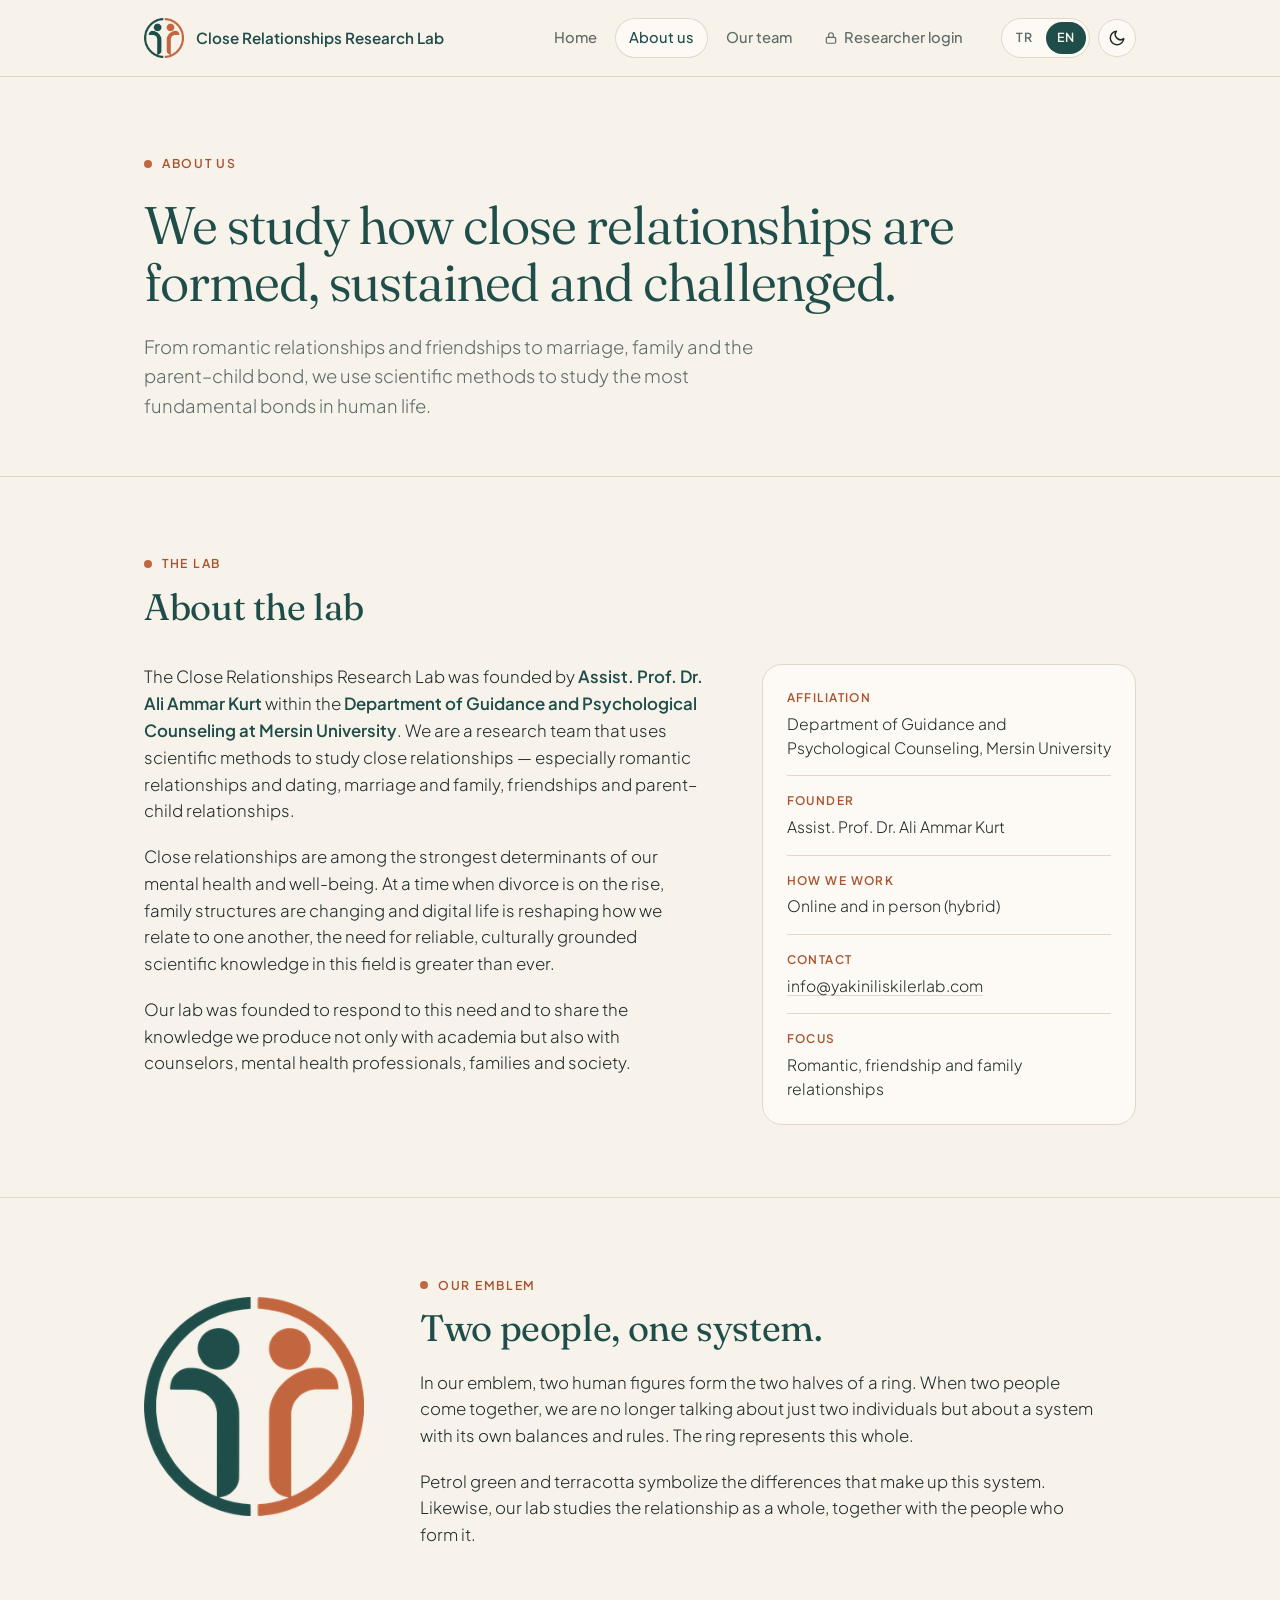
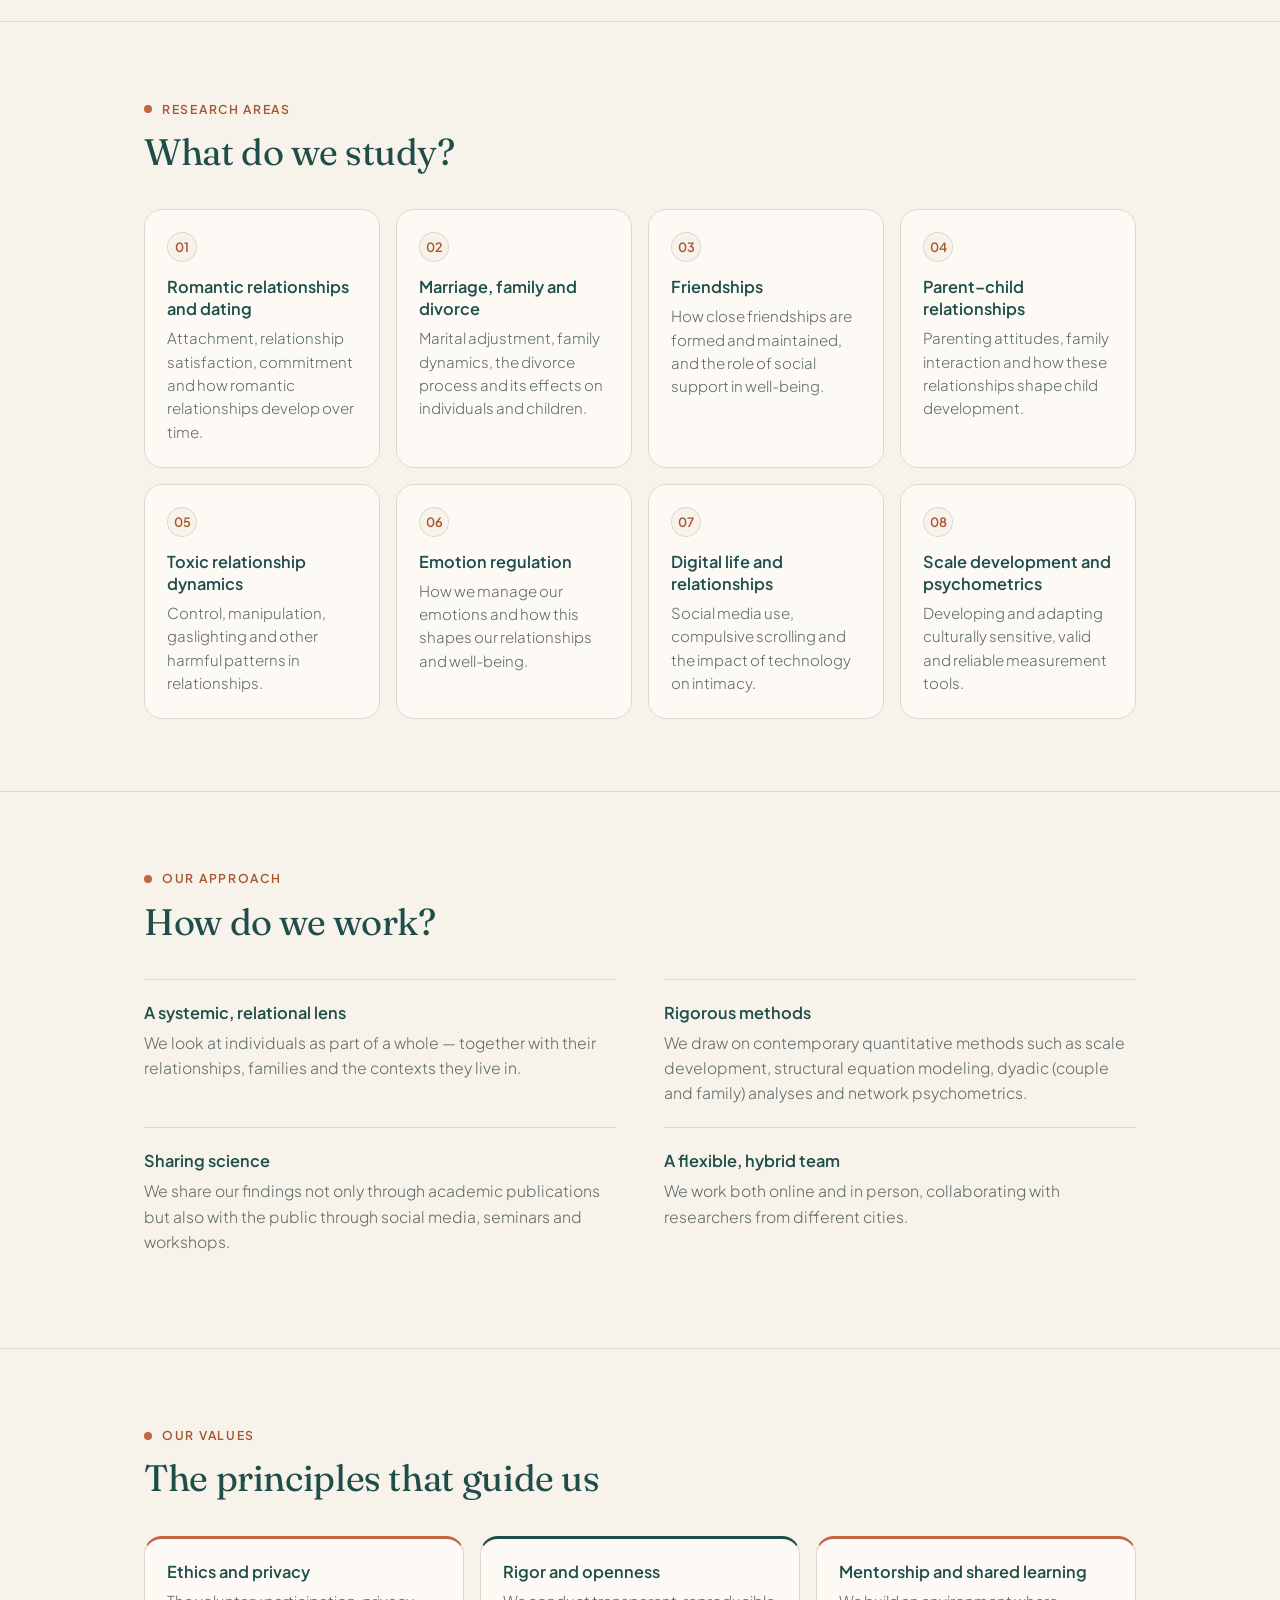
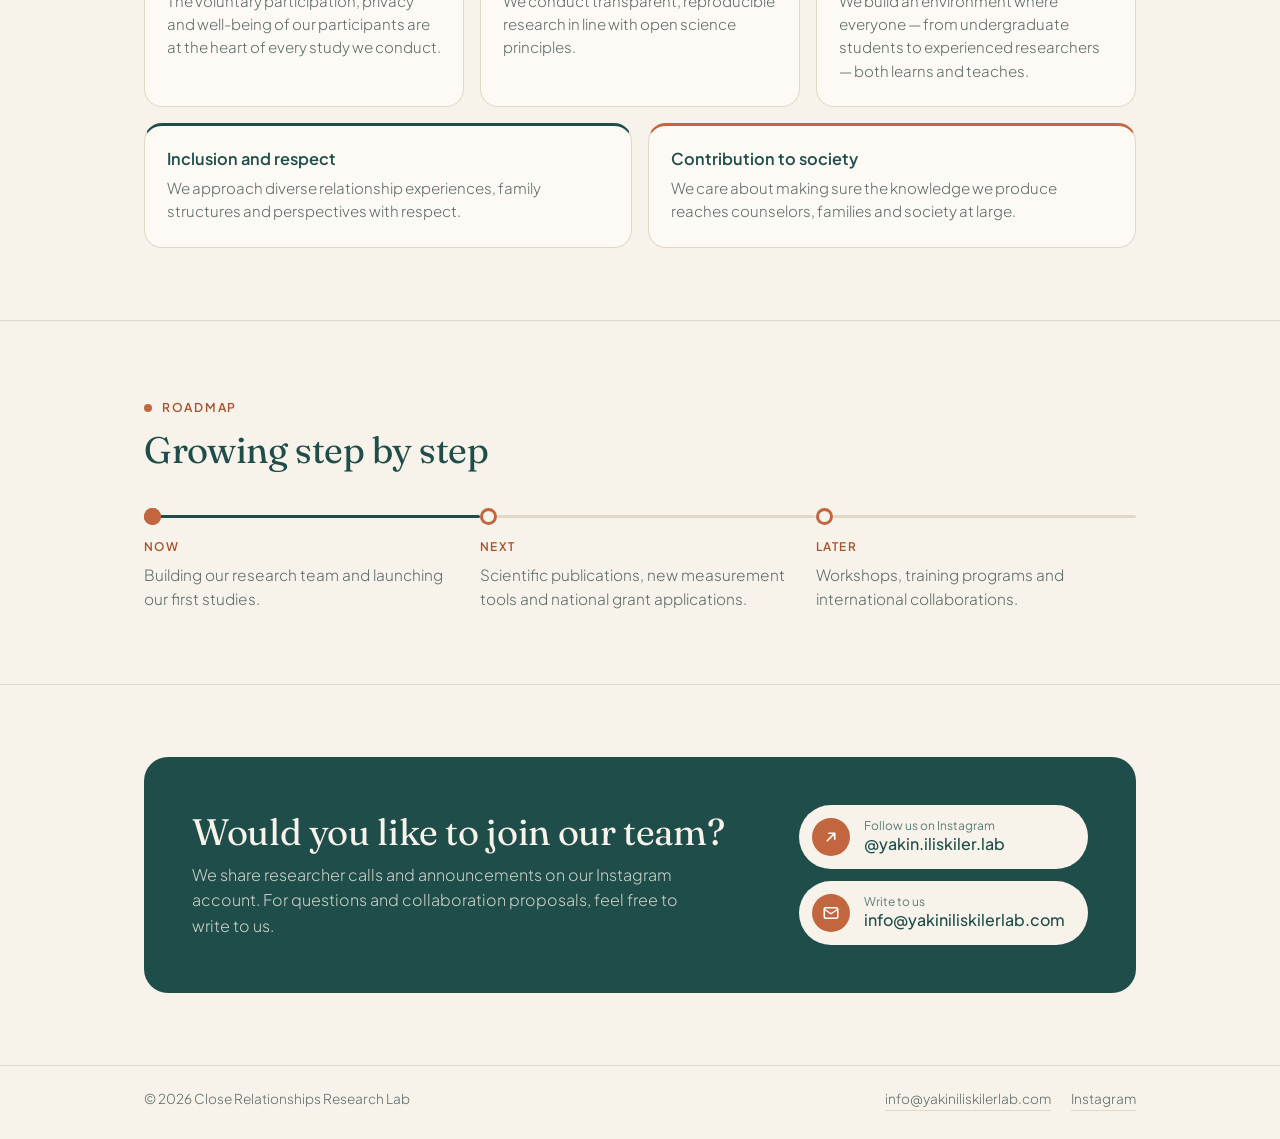
<file: hakkimizda.html>
<!doctype html>
<html lang="tr"
  data-title-tr="Hakkımızda · Yakın İlişkiler Araştırma Laboratuvarı"
  data-title-en="About us · Close Relationships Research Lab"
  data-desc-tr="Yakın İlişkiler Araştırma Laboratuvarı, Mersin Üniversitesi Rehberlik ve Psikolojik Danışmanlık Anabilim Dalı bünyesinde kurulmuş bir araştırma ekibidir. Araştırma alanlarımız, yaklaşımımız ve değerlerimiz."
  data-desc-en="The Close Relationships Research Lab is a research team founded within the Department of Guidance and Psychological Counseling at Mersin University. Our research areas, approach and values.">
<head>
<meta charset="utf-8">
<meta name="viewport" content="width=device-width, initial-scale=1">
<title>Hakkımızda · Yakın İlişkiler Araştırma Laboratuvarı</title>
<meta name="description" content="Yakın İlişkiler Araştırma Laboratuvarı, Mersin Üniversitesi Rehberlik ve Psikolojik Danışmanlık Anabilim Dalı bünyesinde kurulmuş bir araştırma ekibidir. Araştırma alanlarımız, yaklaşımımız ve değerlerimiz.">
<meta name="theme-color" content="#f7f2ea">
<meta property="og:title" content="Hakkımızda · About us — Yakın İlişkiler Araştırma Laboratuvarı">
<meta property="og:description" content="Yakın ilişkilere bilimsel bir bakış · A scientific lens on close relationships">
<meta property="og:type" content="website">
<meta property="og:url" content="https://yakiniliskilerlab.com/hakkimizda">
<meta property="og:image" content="https://yakiniliskilerlab.com/logo-light.png">
<link rel="canonical" href="https://yakiniliskilerlab.com/hakkimizda">

<!-- Ziyaret sayacı: Cloudflare Web Analytics (çerezsiz) -->
<script type="module" src="https://static.cloudflareinsights.com/beacon.min.js" data-cf-beacon='{"token": "48c4dcce47294892a5597a2c69c73c7a"}'></script>
<link rel="icon" type="image/png" href="favicon.png">
<link rel="apple-touch-icon" href="apple-touch-icon.png">

<!-- Dil ve tema, sayfa çizilmeden önce belirlenir (yanıp sönmeyi önler) -->
<script>
(function () {
  var d = document.documentElement, l, t;
  try { l = localStorage.getItem("lang"); t = localStorage.getItem("theme"); } catch (e) {}
  var q = new URLSearchParams(location.search).get("lang");
  if (q === "tr" || q === "en") l = q;
  if (l !== "tr" && l !== "en") l = /^tr/i.test(navigator.language || "tr") ? "tr" : "en";
  d.lang = l;
  if (t === "light" || t === "dark") d.setAttribute("data-theme", t);
})();
</script>

<link rel="preconnect" href="https://fonts.googleapis.com">
<link rel="preconnect" href="https://fonts.gstatic.com" crossorigin>
<link href="https://fonts.googleapis.com/css2?family=Fraunces:ital,opsz,wght@0,9..144,300..600;1,9..144,300..600&family=Plus+Jakarta+Sans:wght@300;400;500;600&display=swap" rel="stylesheet">
<link rel="stylesheet" href="site.css?v=2026-10-22">
<script src="site.js?v=2026-10-22" defer></script>
</head>
<body>

<header class="site-header">
  <div class="wrap">
    <a class="brand" href="./">
      <img class="logo-light" src="mark-light.png" alt="" width="40" height="40">
      <img class="logo-dark" src="mark-dark.png" alt="" width="40" height="40">
      <span class="brand-text">
        <span data-l="tr">Yakın İlişkiler Araştırma Laboratuvarı</span>
        <span data-l="en">Close Relationships Research Lab</span>
      </span>
    </a>

    <nav class="site-nav" aria-label="Menü">
      <a href="./"><span data-l="tr">Ana Sayfa</span><span data-l="en">Home</span></a>
      <a href="hakkimizda" aria-current="page"><span data-l="tr">Hakkımızda</span><span data-l="en">About us</span></a>
      <a href="ekibimiz"><span data-l="tr">Ekibimiz</span><span data-l="en">Our team</span></a>
      <a href="fikir-havuzu"><svg viewBox="0 0 24 24" width="14" height="14" fill="none" stroke="currentColor" stroke-width="2" stroke-linecap="round" stroke-linejoin="round" aria-hidden="true" style="vertical-align:-2px;margin-right:6px"><rect x="4" y="11" width="16" height="10" rx="2"/><path d="M8 11V7a4 4 0 0 1 8 0v4"/></svg><span data-l="tr">Araştırmacı Girişi</span><span data-l="en">Researcher login</span></a>
    </nav>

    <div class="controls">
      <div class="lang-switch" role="group" aria-label="Dil / Language">
        <button type="button" data-set-lang="tr" aria-pressed="true">TR</button>
        <button type="button" data-set-lang="en" aria-pressed="false">EN</button>
      </div>
      <button type="button" class="icon-btn" id="theme-toggle"
        aria-label="Koyu / açık tema" data-aria-tr="Koyu / açık tema" data-aria-en="Toggle dark / light theme">
        <svg class="icon-moon" viewBox="0 0 24 24" fill="none" stroke="currentColor" stroke-width="2" stroke-linecap="round" stroke-linejoin="round" aria-hidden="true"><path d="M21 12.8A9 9 0 1 1 11.2 3a7 7 0 0 0 9.8 9.8z"/></svg>
        <svg class="icon-sun" viewBox="0 0 24 24" fill="none" stroke="currentColor" stroke-width="2" stroke-linecap="round" aria-hidden="true"><circle cx="12" cy="12" r="4"/><path d="M12 2v2M12 20v2M4.9 4.9l1.4 1.4M17.7 17.7l1.4 1.4M2 12h2M20 12h2M4.9 19.1l1.4-1.4M17.7 6.3l1.4-1.4"/></svg>
      </button>
    </div>
  </div>
</header>

<main class="page">

  <section class="page-hero">
    <div class="wrap">
      <p class="eyebrow"><span data-l="tr">Hakkımızda</span><span data-l="en">About us</span></p>
      <h1>
        <span data-l="tr">Yakın ilişkilerin nasıl kurulduğunu, sürdüğünü ve <em>zorlandığını</em> araştırıyoruz.</span><span data-l="en">We study how close relationships are formed, sustained and <em>challenged</em>.</span>
      </h1>
      <p class="lead">
        <span data-l="tr">Romantik ilişkilerden arkadaşlıklara, evlilik ve aileden ebeveyn–çocuk bağına kadar insan hayatının en temel bağlarını bilimsel yöntemlerle inceliyoruz.</span><span data-l="en">From romantic relationships and friendships to marriage, family and the parent–child bond, we use scientific methods to study the most fundamental bonds in human life.</span>
      </p>
    </div>
  </section>

  <section class="section">
    <div class="wrap">
      <div class="section-head">
        <p class="eyebrow"><span data-l="tr">Laboratuvar</span><span data-l="en">The lab</span></p>
        <h2><span data-l="tr">Laboratuvar <em>hakkında</em></span><span data-l="en">About the <em>lab</em></span></h2>
      </div>
      <div class="split">
        <div class="prose">
          <p><span data-l="tr">Yakın İlişkiler Araştırma Laboratuvarı, <strong>Mersin Üniversitesi Rehberlik ve Psikolojik Danışmanlık Anabilim Dalı</strong> bünyesinde <strong>Dr. Öğr. Üyesi Ali Ammar Kurt</strong> tarafından kurulmuştur. Laboratuvarımız; romantik ilişkiler ve flört, evlilik ve aile, arkadaşlık ve ebeveyn–çocuk ilişkileri başta olmak üzere yakın ilişkileri bilimsel yöntemlerle inceleyen bir araştırma ekibidir.</span><span data-l="en">The Close Relationships Research Lab was founded by <strong>Assist. Prof. Dr. Ali Ammar Kurt</strong> within the <strong>Department of Guidance and Psychological Counseling at Mersin University</strong>. We are a research team that uses scientific methods to study close relationships — especially romantic relationships and dating, marriage and family, friendships and parent–child relationships.</span></p>
          <p><span data-l="tr">Yakın ilişkiler, ruh sağlığımızın ve iyi oluşumuzun en güçlü belirleyicilerinden biridir. Boşanmaların arttığı, aile yapılarının dönüştüğü ve dijital yaşamın ilişkilerimizi yeniden şekillendirdiği bir dönemde, bu alanda kültürümüze özgü ve güvenilir bilimsel bilgiye her zamankinden fazla ihtiyaç var.</span><span data-l="en">Close relationships are among the strongest determinants of our mental health and well-being. At a time when divorce is on the rise, family structures are changing and digital life is reshaping how we relate to one another, the need for reliable, culturally grounded scientific knowledge in this field is greater than ever.</span></p>
          <p><span data-l="tr">Laboratuvarımız bu ihtiyaca yanıt vermek; ürettiği bilgiyi akademinin yanı sıra psikolojik danışmanlar, ruh sağlığı profesyonelleri, aileler ve toplumla paylaşmak amacıyla kuruldu.</span><span data-l="en">Our lab was founded to respond to this need and to share the knowledge we produce not only with academia but also with counselors, mental health professionals, families and society.</span></p>
        </div>
        <dl class="facts">
          <div>
            <dt><span data-l="tr">Bağlı olduğu birim</span><span data-l="en">Affiliation</span></dt>
            <dd><span data-l="tr">Mersin Üniversitesi, Rehberlik ve Psikolojik Danışmanlık Anabilim Dalı</span><span data-l="en">Department of Guidance and Psychological Counseling, Mersin University</span></dd>
          </div>
          <div>
            <dt><span data-l="tr">Kurucu</span><span data-l="en">Founder</span></dt>
            <dd><span data-l="tr">Dr. Öğr. Üyesi Ali Ammar Kurt</span><span data-l="en">Assist. Prof. Dr. Ali Ammar Kurt</span></dd>
          </div>
          <div>
            <dt><span data-l="tr">Çalışma biçimi</span><span data-l="en">How we work</span></dt>
            <dd><span data-l="tr">Online ve yüz yüze (hibrit)</span><span data-l="en">Online and in person (hybrid)</span></dd>
          </div>
          <div>
            <dt><span data-l="tr">İletişim</span><span data-l="en">Contact</span></dt>
            <dd><a href="mailto:info@yakiniliskilerlab.com">info@yakiniliskilerlab.com</a></dd>
          </div>
          <div>
            <dt><span data-l="tr">Odak</span><span data-l="en">Focus</span></dt>
            <dd><span data-l="tr">Romantik, arkadaşlık ve aile ilişkileri</span><span data-l="en">Romantic, friendship and family relationships</span></dd>
          </div>
        </dl>
      </div>
    </div>
  </section>

  <section class="section">
    <div class="wrap emblem">
      <div class="emblem-img">
        <img class="logo-light" src="mark-light.png" alt="" width="256" height="255">
        <img class="logo-dark" src="mark-dark.png" alt="" width="256" height="255">
      </div>
      <div>
        <div class="section-head" style="margin-bottom:20px">
          <p class="eyebrow"><span data-l="tr">Amblemimiz</span><span data-l="en">Our emblem</span></p>
          <h2><span data-l="tr">İki kişi, <em>bir</em> sistem.</span><span data-l="en">Two people, <em>one</em> system.</span></h2>
        </div>
        <div class="prose">
          <p><span data-l="tr">Amblemimizde iki insan figürü bir halkanın iki yarısını oluşturur. İki kişi bir araya geldiğinde artık yalnızca iki bireyden değil, kendine özgü dengeleri ve kuralları olan bir sistemden söz ederiz. Halka bu bütünü temsil eder.</span><span data-l="en">In our emblem, two human figures form the two halves of a ring. When two people come together, we are no longer talking about just two individuals but about a system with its own balances and rules. The ring represents this whole.</span></p>
          <p><span data-l="tr">Petrol yeşili ve kiremit rengi, bu sistemi oluşturan farklılıkları simgeler. Laboratuvarımız da ilişkiyi, onu oluşturan kişilerle birlikte bir bütün olarak ele alır.</span><span data-l="en">Petrol green and terracotta symbolize the differences that make up this system. Likewise, our lab studies the relationship as a whole, together with the people who form it.</span></p>
        </div>
      </div>
    </div>
  </section>

  <section class="section">
    <div class="wrap">
      <div class="section-head">
        <p class="eyebrow"><span data-l="tr">Araştırma alanları</span><span data-l="en">Research areas</span></p>
        <h2><span data-l="tr">Neleri <em>araştırıyoruz?</em></span><span data-l="en">What do we <em>study?</em></span></h2>
      </div>
      <div class="grid">
        <div class="card">
          <span class="num">01</span>
          <h3><span data-l="tr">Romantik ilişkiler ve flört</span><span data-l="en">Romantic relationships and dating</span></h3>
          <p><span data-l="tr">Bağlanma, ilişki doyumu, bağlılık ve romantik ilişkilerin gelişim süreçleri.</span><span data-l="en">Attachment, relationship satisfaction, commitment and how romantic relationships develop over time.</span></p>
        </div>
        <div class="card">
          <span class="num">02</span>
          <h3><span data-l="tr">Evlilik, aile ve boşanma</span><span data-l="en">Marriage, family and divorce</span></h3>
          <p><span data-l="tr">Evlilik uyumu, aile dinamikleri, boşanma süreci ve boşanmanın bireyler ile çocuklar üzerindeki etkileri.</span><span data-l="en">Marital adjustment, family dynamics, the divorce process and its effects on individuals and children.</span></p>
        </div>
        <div class="card">
          <span class="num">03</span>
          <h3><span data-l="tr">Arkadaşlık ilişkileri</span><span data-l="en">Friendships</span></h3>
          <p><span data-l="tr">Yakın arkadaşlıkların kurulması, sürdürülmesi ve sosyal desteğin iyi oluştaki rolü.</span><span data-l="en">How close friendships are formed and maintained, and the role of social support in well-being.</span></p>
        </div>
        <div class="card">
          <span class="num">04</span>
          <h3><span data-l="tr">Ebeveyn–çocuk ilişkileri</span><span data-l="en">Parent–child relationships</span></h3>
          <p><span data-l="tr">Ebeveynlik tutumları, aile içi etkileşim ve bu ilişkilerin çocuğun gelişimine yansımaları.</span><span data-l="en">Parenting attitudes, family interaction and how these relationships shape child development.</span></p>
        </div>
        <div class="card">
          <span class="num">05</span>
          <h3><span data-l="tr">Toksik ilişki dinamikleri</span><span data-l="en">Toxic relationship dynamics</span></h3>
          <p><span data-l="tr">Kontrol, manipülasyon, gaslighting ve ilişkide zarar veren diğer örüntüler.</span><span data-l="en">Control, manipulation, gaslighting and other harmful patterns in relationships.</span></p>
        </div>
        <div class="card">
          <span class="num">06</span>
          <h3><span data-l="tr">Duygu düzenleme</span><span data-l="en">Emotion regulation</span></h3>
          <p><span data-l="tr">Duygularımızı nasıl yönettiğimiz ve bunun ilişkilerimize ve iyi oluşumuza etkileri.</span><span data-l="en">How we manage our emotions and how this shapes our relationships and well-being.</span></p>
        </div>
        <div class="card">
          <span class="num">07</span>
          <h3><span data-l="tr">Dijital yaşam ve ilişkiler</span><span data-l="en">Digital life and relationships</span></h3>
          <p><span data-l="tr">Sosyal medya kullanımı, kompulsif kaydırma ve teknolojinin yakınlık üzerindeki etkisi.</span><span data-l="en">Social media use, compulsive scrolling and the impact of technology on intimacy.</span></p>
        </div>
        <div class="card">
          <span class="num">08</span>
          <h3><span data-l="tr">Ölçek geliştirme ve psikometri</span><span data-l="en">Scale development and psychometrics</span></h3>
          <p><span data-l="tr">Kültürümüze uygun, geçerli ve güvenilir ölçme araçlarının geliştirilmesi ve uyarlanması.</span><span data-l="en">Developing and adapting culturally sensitive, valid and reliable measurement tools.</span></p>
        </div>
      </div>
    </div>
  </section>

  <section class="section">
    <div class="wrap">
      <div class="section-head">
        <p class="eyebrow"><span data-l="tr">Yaklaşımımız</span><span data-l="en">Our approach</span></p>
        <h2><span data-l="tr">Nasıl <em>çalışıyoruz?</em></span><span data-l="en">How do we <em>work?</em></span></h2>
      </div>
      <div class="approach">
        <div>
          <h3><span data-l="tr">Sistemik ve ilişkisel bakış</span><span data-l="en">A systemic, relational lens</span></h3>
          <p><span data-l="tr">Bireyi; ilişkileri, ailesi ve içinde yaşadığı bağlamla birlikte bir bütün olarak ele alırız.</span><span data-l="en">We look at individuals as part of a whole — together with their relationships, families and the contexts they live in.</span></p>
        </div>
        <div>
          <h3><span data-l="tr">Güçlü yöntem</span><span data-l="en">Rigorous methods</span></h3>
          <p><span data-l="tr">Ölçek geliştirme, yapısal eşitlik modellemesi, diyadik (çift ve aile) analizler ve ağ psikometrisi gibi güncel nicel yöntemlerden yararlanırız.</span><span data-l="en">We draw on contemporary quantitative methods such as scale development, structural equation modeling, dyadic (couple and family) analyses and network psychometrics.</span></p>
        </div>
        <div>
          <h3><span data-l="tr">Bilimi paylaşmak</span><span data-l="en">Sharing science</span></h3>
          <p><span data-l="tr">Bulgularımızı yalnızca akademik yayınlarla değil; sosyal medya, seminer ve atölyelerle de toplumla buluştururuz.</span><span data-l="en">We share our findings not only through academic publications but also with the public through social media, seminars and workshops.</span></p>
        </div>
        <div>
          <h3><span data-l="tr">Esnek ve hibrit ekip</span><span data-l="en">A flexible, hybrid team</span></h3>
          <p><span data-l="tr">Online ve yüz yüze çalışan, farklı şehirlerden araştırmacılarla birlikte üretiriz.</span><span data-l="en">We work both online and in person, collaborating with researchers from different cities.</span></p>
        </div>
      </div>
    </div>
  </section>

  <section class="section">
    <div class="wrap">
      <div class="section-head">
        <p class="eyebrow"><span data-l="tr">Değerlerimiz</span><span data-l="en">Our values</span></p>
        <h2><span data-l="tr">Bizi bir arada tutan <em>ilkeler</em></span><span data-l="en">The <em>principles</em> that guide us</span></h2>
      </div>
      <div class="grid values">
        <div class="card value">
          <h3><span data-l="tr">Etik ve gizlilik</span><span data-l="en">Ethics and privacy</span></h3>
          <p><span data-l="tr">Katılımcılarımızın gönüllülüğü, mahremiyeti ve iyi oluşu her araştırmamızın merkezindedir.</span><span data-l="en">The voluntary participation, privacy and well-being of our participants are at the heart of every study we conduct.</span></p>
        </div>
        <div class="card value">
          <h3><span data-l="tr">Bilimsel titizlik ve açıklık</span><span data-l="en">Rigor and openness</span></h3>
          <p><span data-l="tr">Şeffaf, tekrarlanabilir ve açık bilim ilkelerine uygun araştırmalar yürütürüz.</span><span data-l="en">We conduct transparent, reproducible research in line with open science principles.</span></p>
        </div>
        <div class="card value">
          <h3><span data-l="tr">Mentorluk ve birlikte öğrenme</span><span data-l="en">Mentorship and shared learning</span></h3>
          <p><span data-l="tr">Lisans öğrencisinden deneyimli araştırmacıya kadar herkesin hem öğrendiği hem öğrettiği bir ortam kurarız.</span><span data-l="en">We build an environment where everyone — from undergraduate students to experienced researchers — both learns and teaches.</span></p>
        </div>
        <div class="card value">
          <h3><span data-l="tr">Kapsayıcılık ve saygı</span><span data-l="en">Inclusion and respect</span></h3>
          <p><span data-l="tr">Farklı ilişki deneyimlerine, aile yapılarına ve bakış açılarına saygıyla yaklaşırız.</span><span data-l="en">We approach diverse relationship experiences, family structures and perspectives with respect.</span></p>
        </div>
        <div class="card value">
          <h3><span data-l="tr">Topluma katkı</span><span data-l="en">Contribution to society</span></h3>
          <p><span data-l="tr">Ürettiğimiz bilginin psikolojik danışmanlara, ailelere ve topluma ulaşmasını önemseriz.</span><span data-l="en">We care about making sure the knowledge we produce reaches counselors, families and society at large.</span></p>
        </div>
      </div>
    </div>
  </section>

  <section class="section">
    <div class="wrap">
      <div class="section-head">
        <p class="eyebrow"><span data-l="tr">Yol haritası</span><span data-l="en">Roadmap</span></p>
        <h2><span data-l="tr">Adım adım <em>büyüyoruz</em></span><span data-l="en">Growing <em>step by step</em></span></h2>
      </div>
      <div class="timeline">
        <div>
          <p class="when"><span data-l="tr">Bugün</span><span data-l="en">Now</span></p>
          <p><span data-l="tr">Araştırma ekibinin kurulması ve ilk çalışmaların başlatılması.</span><span data-l="en">Building our research team and launching our first studies.</span></p>
        </div>
        <div>
          <p class="when"><span data-l="tr">Yakın dönem</span><span data-l="en">Next</span></p>
          <p><span data-l="tr">Bilimsel yayınlar, yeni ölçme araçları ve ulusal proje başvuruları.</span><span data-l="en">Scientific publications, new measurement tools and national grant applications.</span></p>
        </div>
        <div>
          <p class="when"><span data-l="tr">İleride</span><span data-l="en">Later</span></p>
          <p><span data-l="tr">Atölyeler, eğitim programları ve uluslararası iş birlikleri.</span><span data-l="en">Workshops, training programs and international collaborations.</span></p>
        </div>
      </div>
    </div>
  </section>

  <section class="section">
    <div class="wrap">
      <div class="closing">
        <div>
          <h2><span data-l="tr">Ekibimize katılmak ister misiniz?</span><span data-l="en">Would you like to join our team?</span></h2>
          <p><span data-l="tr">Araştırmacı alımlarımızı ve duyurularımızı Instagram hesabımızdan paylaşıyoruz. Sorularınız ve iş birliği önerileriniz için bize yazabilirsiniz.</span><span data-l="en">We share researcher calls and announcements on our Instagram account. For questions and collaboration proposals, feel free to write to us.</span></p>
        </div>
<div class="closing-links">
        <a class="ig" href="https://www.instagram.com/yakin.iliskiler.lab/" target="_blank" rel="noopener">
          <span class="dot">
            <svg viewBox="0 0 24 24" fill="none" stroke="currentColor" stroke-width="2.2" stroke-linecap="round" stroke-linejoin="round" aria-hidden="true"><path d="M7 17 17 7M9 7h8v8"/></svg>
          </span>
          <span>
            <small data-l="tr">Bizi Instagram'da takip edin</small>
            <small data-l="en">Follow us on Instagram</small>
            @yakin.iliskiler.lab
          </span>
        </a>
          <a class="ig" href="mailto:info@yakiniliskilerlab.com">
            <span class="dot">
              <svg viewBox="0 0 24 24" fill="none" stroke="currentColor" stroke-width="2" stroke-linecap="round" stroke-linejoin="round" aria-hidden="true"><rect x="3" y="5" width="18" height="14" rx="2"/><path d="m3 7 9 6 9-6"/></svg>
            </span>
            <span>
              <small data-l="tr">Bize yazın</small>
              <small data-l="en">Write to us</small>
              info@yakiniliskilerlab.com
            </span>
          </a>
        </div>
      </div>
    </div>
  </section>

</main>

<footer class="site-footer">
  <div class="wrap">
    <span>© <span data-year>2026</span>
      <span data-l="tr">Yakın İlişkiler Araştırma Laboratuvarı</span>
      <span data-l="en">Close Relationships Research Lab</span>
    </span>
    <span class="footer-links">
      <a href="mailto:info@yakiniliskilerlab.com">info@yakiniliskilerlab.com</a>
      <a href="https://www.instagram.com/yakin.iliskiler.lab/" target="_blank" rel="noopener">Instagram</a>
    </span>
  </div>
</footer>

</body>
</html>
</file>
<file: site.css>
/* ============================================================
   Yakın İlişkiler Araştırma Laboratuvarı — ortak stil dosyası
   Tüm sayfalar bu dosyayı kullanır.
   ============================================================ */

/* ---------- Renk paleti (logo ile uyumlu) ---------- */
:root {
  --teal: #1f4e4a;          /* logo koyu yeşil */
  --terra: #c1663f;         /* logo turuncu */

  --bg: #f7f2ea;            /* krem zemin */
  --surface: #fdfaf5;
  --ink: #1f2b2a;
  --muted: #5d6b69;
  --line: #e2d8ca;
  --accent: var(--terra);
  --accent-ink: #a9542f;    /* metin üzerinde yeterli kontrast için koyu turuncu */
  --brand: var(--teal);
  --on-brand: #f7f2ea;
  color-scheme: light;
}

:root[data-theme="dark"] {
  --bg: #132523;
  --surface: #1a2f2d;
  --ink: #f2ebe1;
  --muted: #a9b8b5;
  --line: #2c4441;
  --accent: #d97a52;
  --accent-ink: #e58c65;
  --brand: #f2ebe1;
  --on-brand: #132523;
  color-scheme: dark;
}

/* ---------- Dil görünürlüğü ---------- */
html[lang="tr"] [data-l="en"],
html[lang="en"] [data-l="tr"] { display: none !important; }

/* ---------- Tema'ya göre logo ---------- */
.logo-dark { display: none; }
:root[data-theme="dark"] .logo-light { display: none; }
:root[data-theme="dark"] .logo-dark { display: block; }

/* ---------- Temel ---------- */
* { box-sizing: border-box; margin: 0; padding: 0; }
html { -webkit-text-size-adjust: 100%; }
body {
  background: var(--bg);
  color: var(--ink);
  font-family: "Plus Jakarta Sans", system-ui, sans-serif;
  font-weight: 300;
  line-height: 1.6;
  min-height: 100vh;
  display: flex;
  flex-direction: column;
  -webkit-font-smoothing: antialiased;
  transition: background-color .25s, color .25s;
}
a { color: inherit; }
img { max-width: 100%; }
:focus-visible { outline: 2px solid var(--accent); outline-offset: 3px; border-radius: 6px; }

.wrap { width: 100%; max-width: 1040px; margin: 0 auto; padding: 0 24px; }

/* ---------- Üst bar ---------- */
.site-header { padding: 18px 0; border-bottom: 1px solid var(--line); }
.site-header .wrap { display: flex; align-items: center; justify-content: space-between; gap: 16px; }
.brand { display: flex; align-items: center; gap: 12px; text-decoration: none; min-width: 0; }
.brand img { width: 40px; height: auto; flex: none; }
.brand-text { font-weight: 600; font-size: .95rem; line-height: 1.2; color: var(--brand); }

.controls { display: flex; align-items: center; gap: 8px; flex: none; }
.lang-switch {
  display: inline-flex; padding: 3px; gap: 2px;
  background: var(--surface); border: 1px solid var(--line); border-radius: 999px;
}
.lang-switch button {
  font: inherit; font-size: .78rem; font-weight: 600; letter-spacing: .06em;
  padding: 6px 11px; border: 0; border-radius: 999px; cursor: pointer;
  background: transparent; color: var(--muted);
}
.lang-switch button[aria-pressed="true"] { background: var(--brand); color: var(--on-brand); }
.icon-btn {
  width: 38px; height: 38px; display: grid; place-items: center;
  background: var(--surface); border: 1px solid var(--line); border-radius: 50%;
  color: var(--ink); cursor: pointer;
}
.icon-btn:hover, .lang-switch button:hover:not([aria-pressed="true"]) { color: var(--accent-ink); }
.icon-btn svg { width: 18px; height: 18px; }
.icon-sun { display: none; }
:root[data-theme="dark"] .icon-sun { display: block; }
:root[data-theme="dark"] .icon-moon { display: none; }

/* ---------- Ana içerik: yakında ---------- */
.hero { flex: 1; display: flex; align-items: center; padding: 64px 0 72px; }
.hero .wrap { display: grid; grid-template-columns: minmax(0, 1fr) minmax(0, 1.1fr); gap: 64px; align-items: center; }
.hero-logo { display: flex; justify-content: center; }
.hero-logo img { width: 100%; max-width: 380px; height: auto; }

.eyebrow {
  display: inline-flex; align-items: center; gap: 10px;
  font-size: .76rem; font-weight: 600; text-transform: uppercase; letter-spacing: .14em;
  color: var(--accent-ink); margin-bottom: 22px;
}
.eyebrow::before {
  content: ""; width: 8px; height: 8px; border-radius: 50%; background: var(--accent);
  animation: pulse 2.4s ease-in-out infinite;
}
@keyframes pulse { 0%,100% { opacity: 1; transform: scale(1); } 50% { opacity: .35; transform: scale(.7); } }

h1 {
  font-family: "Fraunces", Georgia, serif; font-weight: 350;
  font-size: clamp(2.2rem, 5.2vw, 3.7rem); line-height: 1.08; letter-spacing: -.02em;
  color: var(--brand); margin-bottom: 22px;
}
h1 em { font-style: normal; font-weight: inherit; color: inherit; }
.lead { font-weight: 300; font-size: clamp(1rem, 1.8vw, 1.15rem); color: var(--muted); max-width: 520px; margin-bottom: 30px; }

.divider { display: flex; align-items: center; gap: 12px; max-width: 520px; margin-bottom: 26px; }
.divider::before, .divider::after { content: ""; flex: 1; height: 3px; border-radius: 3px; }
.divider::before { background: var(--brand); }
.divider::after { background: var(--accent); }
.divider span { width: 12px; height: 12px; border-radius: 50%; background: var(--accent); }

.soon { font-family: "Fraunces", Georgia, serif; font-weight: 350; font-size: 1.35rem; color: var(--ink); margin-bottom: 18px; }

.ig {
  display: inline-flex; align-items: center; gap: 14px;
  padding: 12px 22px 12px 12px;
  background: var(--surface); border: 1px solid var(--line); border-radius: 999px;
  text-decoration: none; font-weight: 500;
  transition: border-color .2s, transform .2s;
}
.ig:hover { border-color: var(--accent); transform: translateY(-2px); }
.ig .dot {
  width: 38px; height: 38px; border-radius: 50%; flex: none;
  background: var(--accent); color: #fff; display: grid; place-items: center;
}
.ig .dot svg { width: 18px; height: 18px; }
.ig small { display: block; font-size: .75rem; font-weight: 400; color: var(--muted); line-height: 1.2; }
.ig > span:last-child { line-height: 1.35; }

/* ---------- Alt bilgi ---------- */
.site-footer { border-top: 1px solid var(--line); padding: 22px 0 28px; font-size: .85rem; color: var(--muted); }
.site-footer .wrap { display: flex; justify-content: space-between; gap: 12px; flex-wrap: wrap; }

/* ---------- Mobil ---------- */
@media (max-width: 760px) {
  .hero { padding: 40px 0 56px; }
  .hero .wrap { grid-template-columns: 1fr; gap: 36px; text-align: center; }
  .hero-logo img { max-width: 240px; }
  .lead, .divider { margin-left: auto; margin-right: auto; }
}
@media (max-width: 520px) {
  .wrap { padding: 0 16px; }
  .brand-text { display: none; }
}
@media (prefers-reduced-motion: reduce) {
  *, *::before { animation: none !important; transition: none !important; }
}

/* ============================================================
   Üst menü
   ============================================================ */
.site-nav { display: flex; gap: 4px; margin-left: auto; margin-right: 8px; }
.site-nav a {
  text-decoration: none; font-size: .92rem; font-weight: 500;
  padding: 8px 14px; border-radius: 999px; color: var(--muted);
  transition: color .2s, background-color .2s;
}
.site-nav a:hover { color: var(--brand); }
.site-nav a[aria-current="page"] { color: var(--brand); background: var(--surface); box-shadow: inset 0 0 0 1px var(--line); }

@media (max-width: 760px) {
  .site-header { padding: 14px 0 0; }
  .site-header .wrap { flex-wrap: wrap; row-gap: 10px; }
  .site-nav {
    order: 3; width: 100%; margin: 0; padding: 6px 0 8px;
    border-top: 1px solid var(--line); overflow-x: auto; gap: 2px;
  }
  .site-nav a { padding: 8px 12px; white-space: nowrap; }
}

/* ============================================================
   Ana sayfa — düğme satırı
   ============================================================ */
.cta-row { display: flex; flex-wrap: wrap; gap: 12px; align-items: center; }
.btn {
  display: inline-flex; align-items: center; gap: 10px;
  padding: 14px 22px; border-radius: 999px; text-decoration: none;
  font-weight: 500; background: var(--brand); color: var(--on-brand);
  transition: transform .2s, opacity .2s;
}
.btn:hover { transform: translateY(-2px); opacity: .92; }
.btn svg { width: 16px; height: 16px; }
@media (max-width: 760px) { .cta-row { justify-content: center; } }

/* ============================================================
   İç sayfalar (Hakkımızda vb.)
   ============================================================ */
.page { flex: 1; }
.page-hero { padding: 72px 0 56px; border-bottom: 1px solid var(--line); }
.page-hero h1 { max-width: 820px; font-size: clamp(2rem, 4.6vw, 3.3rem); }
.page-hero .lead { max-width: 640px; margin-bottom: 0; }

.section { padding: 72px 0; border-bottom: 1px solid var(--line); }
.section:last-of-type { border-bottom: 0; }
.section-head { max-width: 640px; margin-bottom: 36px; }
.section-head .eyebrow { margin-bottom: 12px; }
.section-head .eyebrow::before { animation: none; }
h2 {
  font-family: "Fraunces", Georgia, serif; font-weight: 400;
  font-size: clamp(1.6rem, 3.2vw, 2.3rem); line-height: 1.15; letter-spacing: -.01em;
  color: var(--brand);
}
h2 em { font-style: normal; font-weight: inherit; color: inherit; }
h3 { font-size: 1.02rem; font-weight: 600; color: var(--brand); margin-bottom: 6px; line-height: 1.35; }
.prose p { font-size: 1.05rem; color: var(--ink); margin-bottom: 1.1em; max-width: 680px; }
.prose p:last-child { margin-bottom: 0; }
.prose strong { font-weight: 600; color: var(--brand); }

/* Laboratuvar hakkında: metin + künye */
.split { display: grid; grid-template-columns: minmax(0, 1.5fr) minmax(0, 1fr); gap: 56px; align-items: start; }
.facts {
  background: var(--surface); border: 1px solid var(--line); border-radius: 20px;
  padding: 8px 24px;
}
.facts div { padding: 16px 0; border-bottom: 1px solid var(--line); }
.facts div:last-child { border-bottom: 0; }
.facts dt { font-size: .74rem; font-weight: 600; text-transform: uppercase; letter-spacing: .12em; color: var(--accent-ink); margin-bottom: 4px; }
.facts dd { font-size: .98rem; color: var(--ink); line-height: 1.5; }

/* Amblem */
.emblem { display: grid; grid-template-columns: 220px minmax(0, 1fr); gap: 56px; align-items: center; }
.emblem-img img { width: 100%; height: auto; }

/* Kart ızgarası */
.grid { display: grid; gap: 16px; grid-template-columns: repeat(auto-fill, minmax(230px, 1fr)); }
.card {
  background: var(--surface); border: 1px solid var(--line); border-radius: 18px;
  padding: 22px 22px 24px;
}
.card p { font-size: .94rem; color: var(--muted); line-height: 1.55; }
.card .num {
  display: inline-grid; place-items: center; width: 30px; height: 30px; border-radius: 50%;
  font-size: .8rem; font-weight: 600; margin-bottom: 14px;
  background: var(--bg); color: var(--accent-ink); box-shadow: inset 0 0 0 1px var(--line);
}
.grid.values { grid-template-columns: repeat(6, minmax(0, 1fr)); }
.grid.values > * { grid-column: span 2; }
.grid.values > :nth-child(n+4) { grid-column: span 3; }
@media (max-width: 860px) {
  .grid.values { grid-template-columns: 1fr; }
  .grid.values > *, .grid.values > :nth-child(n+4) { grid-column: auto; }
}
.card.value { border-top: 3px solid var(--accent); }
.card.value:nth-child(even) { border-top-color: var(--brand); }

/* Yaklaşım listesi */
.approach { display: grid; grid-template-columns: repeat(2, minmax(0, 1fr)); gap: 0 48px; }
.approach > div { padding: 22px 0; border-top: 1px solid var(--line); }
.approach p { color: var(--muted); font-size: .98rem; }

/* Yol haritası */
.timeline { display: grid; grid-template-columns: repeat(3, minmax(0, 1fr)); gap: 16px; counter-reset: step; }
.timeline > div { position: relative; padding-top: 30px; }
.timeline > div::before {
  content: ""; position: absolute; top: 7px; left: 0; right: -16px; height: 3px; border-radius: 3px;
  background: var(--line);
}
.timeline > div:first-child::before { background: var(--brand); }
.timeline > div::after {
  content: ""; position: absolute; top: 0; left: 0; width: 17px; height: 17px; border-radius: 50%;
  background: var(--bg); box-shadow: inset 0 0 0 3px var(--accent);
}
.timeline > div:first-child::after { background: var(--accent); }
.timeline > div:last-child::before { right: 0; }
.timeline .when { font-size: .74rem; font-weight: 600; text-transform: uppercase; letter-spacing: .12em; color: var(--accent-ink); margin-bottom: 6px; }
.timeline p { color: var(--muted); font-size: .96rem; }

/* Kapanış */
.closing {
  background: var(--brand); color: var(--on-brand); border-radius: 24px;
  padding: 48px; display: flex; justify-content: space-between; align-items: center; gap: 32px; flex-wrap: wrap;
}
.closing h2 { color: var(--on-brand); margin-bottom: 8px; }
.closing p { opacity: .8; max-width: 520px; }
.closing .ig { background: var(--on-brand); color: var(--brand); border-color: transparent; }
.closing .ig small { color: var(--brand); opacity: .7; }

@media (max-width: 860px) {
  .split, .emblem { grid-template-columns: 1fr; gap: 32px; }
  .emblem-img { max-width: 160px; }
  .approach { grid-template-columns: 1fr; }
  .timeline { grid-template-columns: 1fr; gap: 28px; }
  .timeline > div::before { display: none; }
}
@media (max-width: 520px) {
  .page-hero { padding: 48px 0 40px; }
  .section { padding: 52px 0; }
  .closing { padding: 32px 24px; }
}

/* İletişim bağlantıları */
.footer-links { display: flex; gap: 20px; flex-wrap: wrap; }
.footer-links a, .facts a { text-decoration: none; border-bottom: 1px solid var(--line); }
.footer-links a:hover, .facts a:hover { color: var(--accent-ink); border-bottom-color: var(--accent); }
.closing-links { display: flex; flex-direction: column; gap: 12px; }
.closing-links .ig { width: 100%; }

/* "Yakında" tipi iç sayfalar (Ekibimiz vb.) */
.soon-page { display: flex; align-items: center; }
.soon-wrap { width: 100%; padding: 88px 0 96px; }
.soon-card { max-width: 620px; margin: 0 auto; text-align: center; }
.soon-card img { width: 96px; height: auto; margin: 0 auto 28px; }
.soon-card .logo-light { display: block; }
.soon-card .eyebrow { display: flex; justify-content: center; }
.soon-card .lead, .soon-card .divider { margin-left: auto; margin-right: auto; }
.soon-card .cta-row { justify-content: center; }
@media (max-width: 520px) { .soon-wrap { padding: 56px 0 64px; } }

/* Ekibimiz: kişi kartı */
.person { display: grid; grid-template-columns: minmax(0, 380px) minmax(0, 1fr); gap: 56px; align-items: center; }
.person-photo img {
  width: 100%; height: auto; display: block; border-radius: 24px;
  aspect-ratio: 4 / 5; object-fit: cover; background: var(--surface);
  box-shadow: 0 0 0 1px var(--line);
}
.person-role { font-size: .76rem; font-weight: 600; text-transform: uppercase; letter-spacing: .14em; color: var(--accent-ink); margin-bottom: 18px; }
.person-title { font-size: 1rem; color: var(--muted); margin-bottom: 4px; }
.person-name { font-size: clamp(2.2rem, 4.6vw, 3.4rem); line-height: 1.05; margin-bottom: 24px; }
.person .divider { max-width: 360px; }

/* Ekibimiz: yakında kutusu */
.team-soon {
  max-width: 680px; margin: 0 auto; text-align: center;
  border: 1.5px dashed var(--line); border-radius: 24px; padding: 48px 32px;
}
.team-soon img { width: 64px; height: auto; margin: 0 auto 20px; }
.team-soon .logo-light { display: block; }
.team-soon h2 { margin-bottom: 12px; }
.team-soon p { color: var(--muted); max-width: 480px; margin: 0 auto 24px; }

@media (max-width: 860px) {
  .person { grid-template-columns: 1fr; gap: 32px; }
  .person-photo { max-width: 380px; }
}
@media (max-width: 520px) { .team-soon { padding: 36px 20px; } }

/* Ekibimiz: direktör yardımcıları */
.deputies { display: grid; grid-template-columns: repeat(2, minmax(0, 1fr)); gap: 20px; }
.deputy {
  display: grid; grid-template-columns: 160px minmax(0, 1fr); gap: 24px; align-items: center;
  background: var(--surface); border: 1px solid var(--line); border-radius: 22px; padding: 20px;
}
.deputy-photo {
  aspect-ratio: 4 / 5; border-radius: 16px; background: var(--bg); box-shadow: inset 0 0 0 1px var(--line);
  display: grid; place-items: center; overflow: hidden;
}
.deputy-photo img { width: 46%; height: auto; opacity: .55; }
.deputy-photo .logo-light { display: block; }
.deputy .person-role { margin-bottom: 8px; }
.deputy-name { font-family: "Fraunces", Georgia, serif; font-weight: 400; font-size: 1.6rem; color: var(--brand); line-height: 1.15; margin-bottom: 10px; }
.deputy-bio { color: var(--muted); font-size: .95rem; }

/* Ekibimiz: 3'lü üye ızgarası */
.members { display: flex; flex-wrap: wrap; justify-content: center; gap: 28px 24px; }
.member { width: calc((100% - 48px) / 3); }
.member img {
  width: 100%; height: auto; display: block; aspect-ratio: 4 / 5; object-fit: cover;
  border-radius: 18px; box-shadow: 0 0 0 1px var(--line); margin-bottom: 16px; background: var(--surface);
}
.member-title { font-size: .86rem; color: var(--muted); margin-bottom: 2px; }
.member-name { font-family: "Fraunces", Georgia, serif; font-weight: 400; font-size: 1.45rem; color: var(--brand); margin-bottom: 6px; }
.member-focus { font-size: .92rem; color: var(--accent-ink); line-height: 1.45; margin-bottom: 10px; }
.member details summary {
  cursor: pointer; list-style: none; font-size: .86rem; font-weight: 500; color: var(--brand);
  display: inline-flex; align-items: center; gap: 6px; border-bottom: 1px solid var(--line); padding-bottom: 2px;
}
.member details summary::-webkit-details-marker { display: none; }
.member details summary::after { content: "+"; font-weight: 600; color: var(--accent-ink); }
.member details[open] summary::after { content: "−"; }
.member details p { margin-top: 10px; font-size: .93rem; color: var(--muted); line-height: 1.6; }

@media (max-width: 860px) {
  .deputies { grid-template-columns: 1fr; }
  .member { width: calc((100% - 24px) / 2); }
}
@media (max-width: 520px) {
  .deputy { grid-template-columns: 110px minmax(0, 1fr); gap: 16px; padding: 14px; }
  .members { gap: 24px 14px; }
  .member { width: calc((100% - 14px) / 2); }
  .member-name { font-size: 1.15rem; }
  .member-focus { font-size: .84rem; }
}


.member-ph {
  aspect-ratio: 4 / 5; border-radius: 18px; margin-bottom: 16px; display: grid; place-items: center;
  background: var(--surface); border: 1.5px dashed var(--line);
}
.member .member-ph img { width: 30%; height: auto; opacity: .45; aspect-ratio: auto; box-shadow: none; border-radius: 0; margin: 0; background: none; }
.member .member-ph .logo-light { display: block; }
.member .member-ph .logo-dark { display: none; }
:root[data-theme="dark"] .member .member-ph .logo-light { display: none; }
:root[data-theme="dark"] .member .member-ph .logo-dark { display: block; }
.member.pending .member-focus { color: var(--muted); }

/* Direktör yardımcısı: fotoğraflı kart */
.deputy { align-items: start; }
.deputy-photo.has-img { background: none; box-shadow: 0 0 0 1px var(--line); }
.deputy-photo.has-img img { width: 100%; height: 100%; object-fit: cover; opacity: 1; display: block; }
.deputy .member-focus { margin-top: -2px; }
.deputy details summary {
  cursor: pointer; list-style: none; font-size: .86rem; font-weight: 500; color: var(--brand);
  display: inline-flex; align-items: center; gap: 6px; border-bottom: 1px solid var(--line); padding-bottom: 2px;
}
.deputy details summary::-webkit-details-marker { display: none; }
.deputy details summary::after { content: "+"; font-weight: 600; color: var(--accent-ink); }
.deputy details[open] summary::after { content: "−"; }
.deputy details p { margin-top: 10px; font-size: .93rem; color: var(--muted); line-height: 1.6; }

/* Üye kartı üstündeki rol etiketi (direktör yardımcıları) */
.member-role { font-size: .72rem; font-weight: 600; text-transform: uppercase; letter-spacing: .14em; color: var(--accent-ink); margin-bottom: 6px; }
</file>
